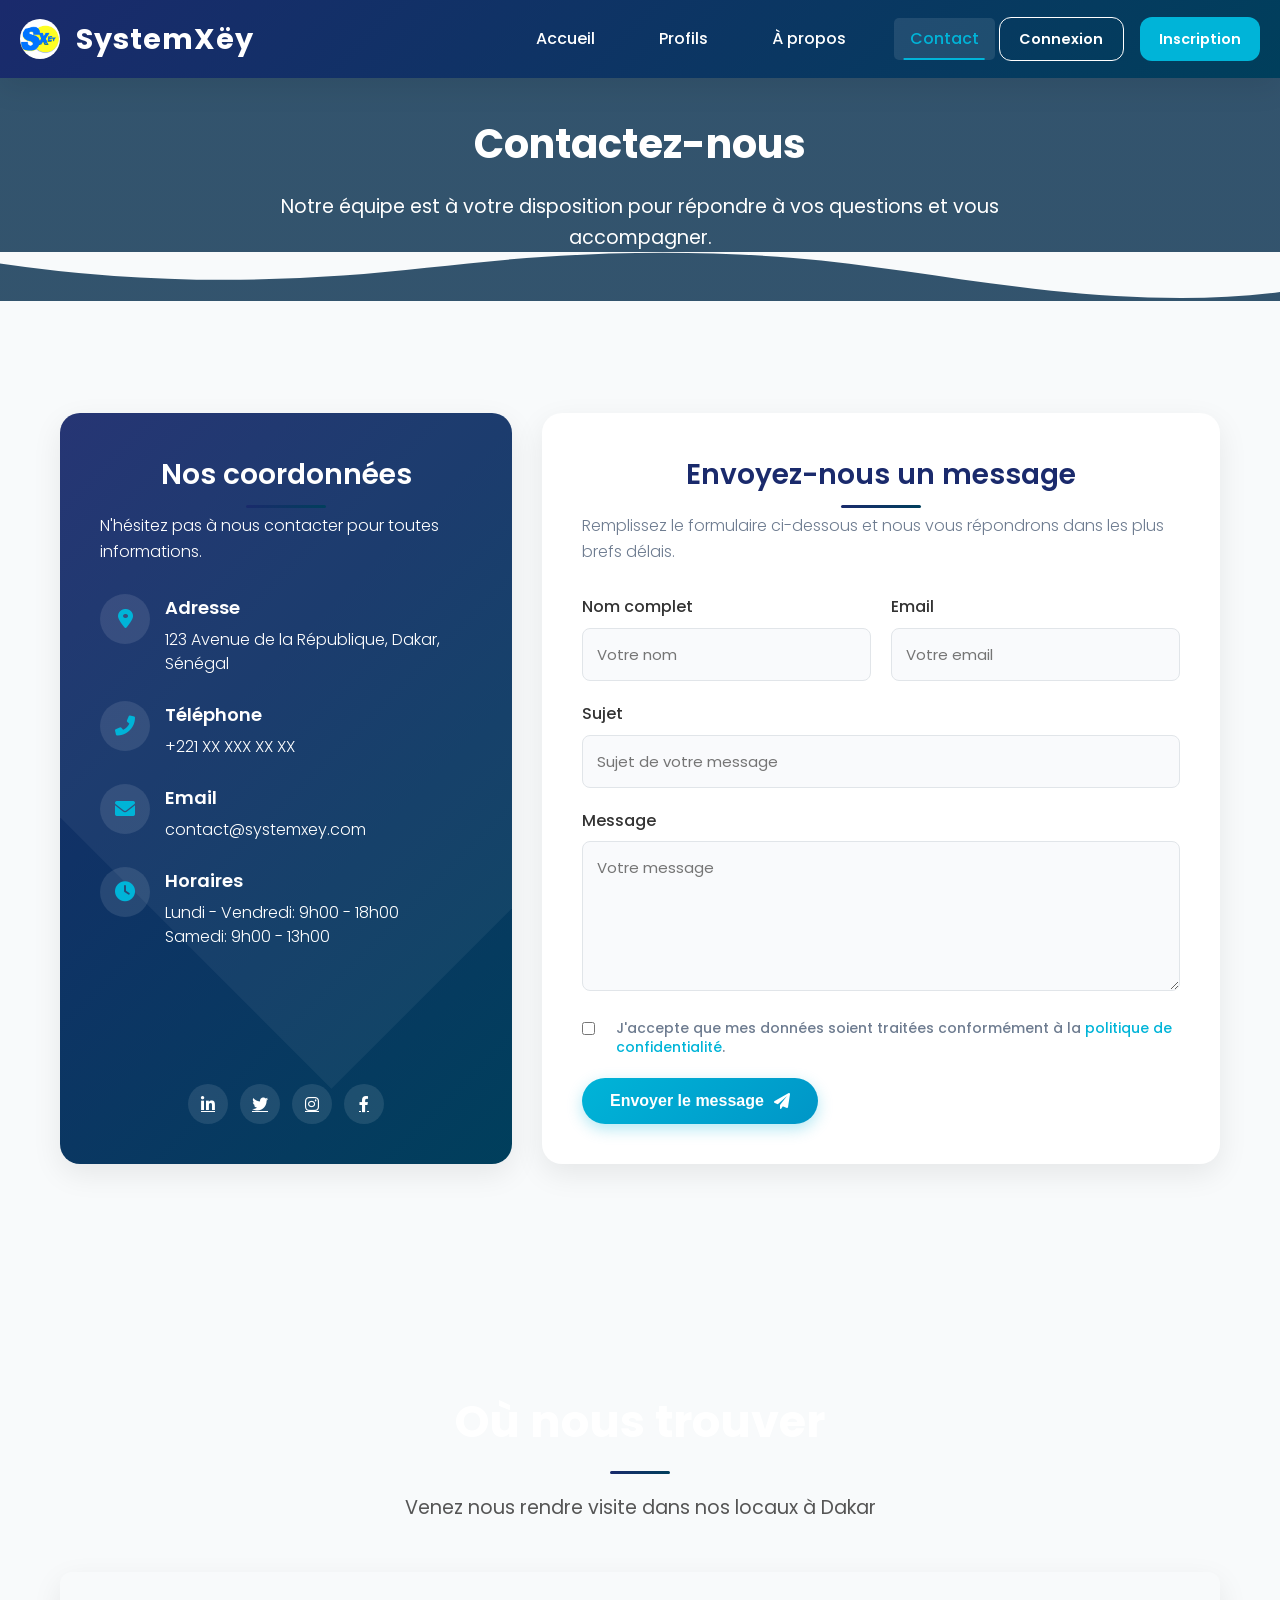
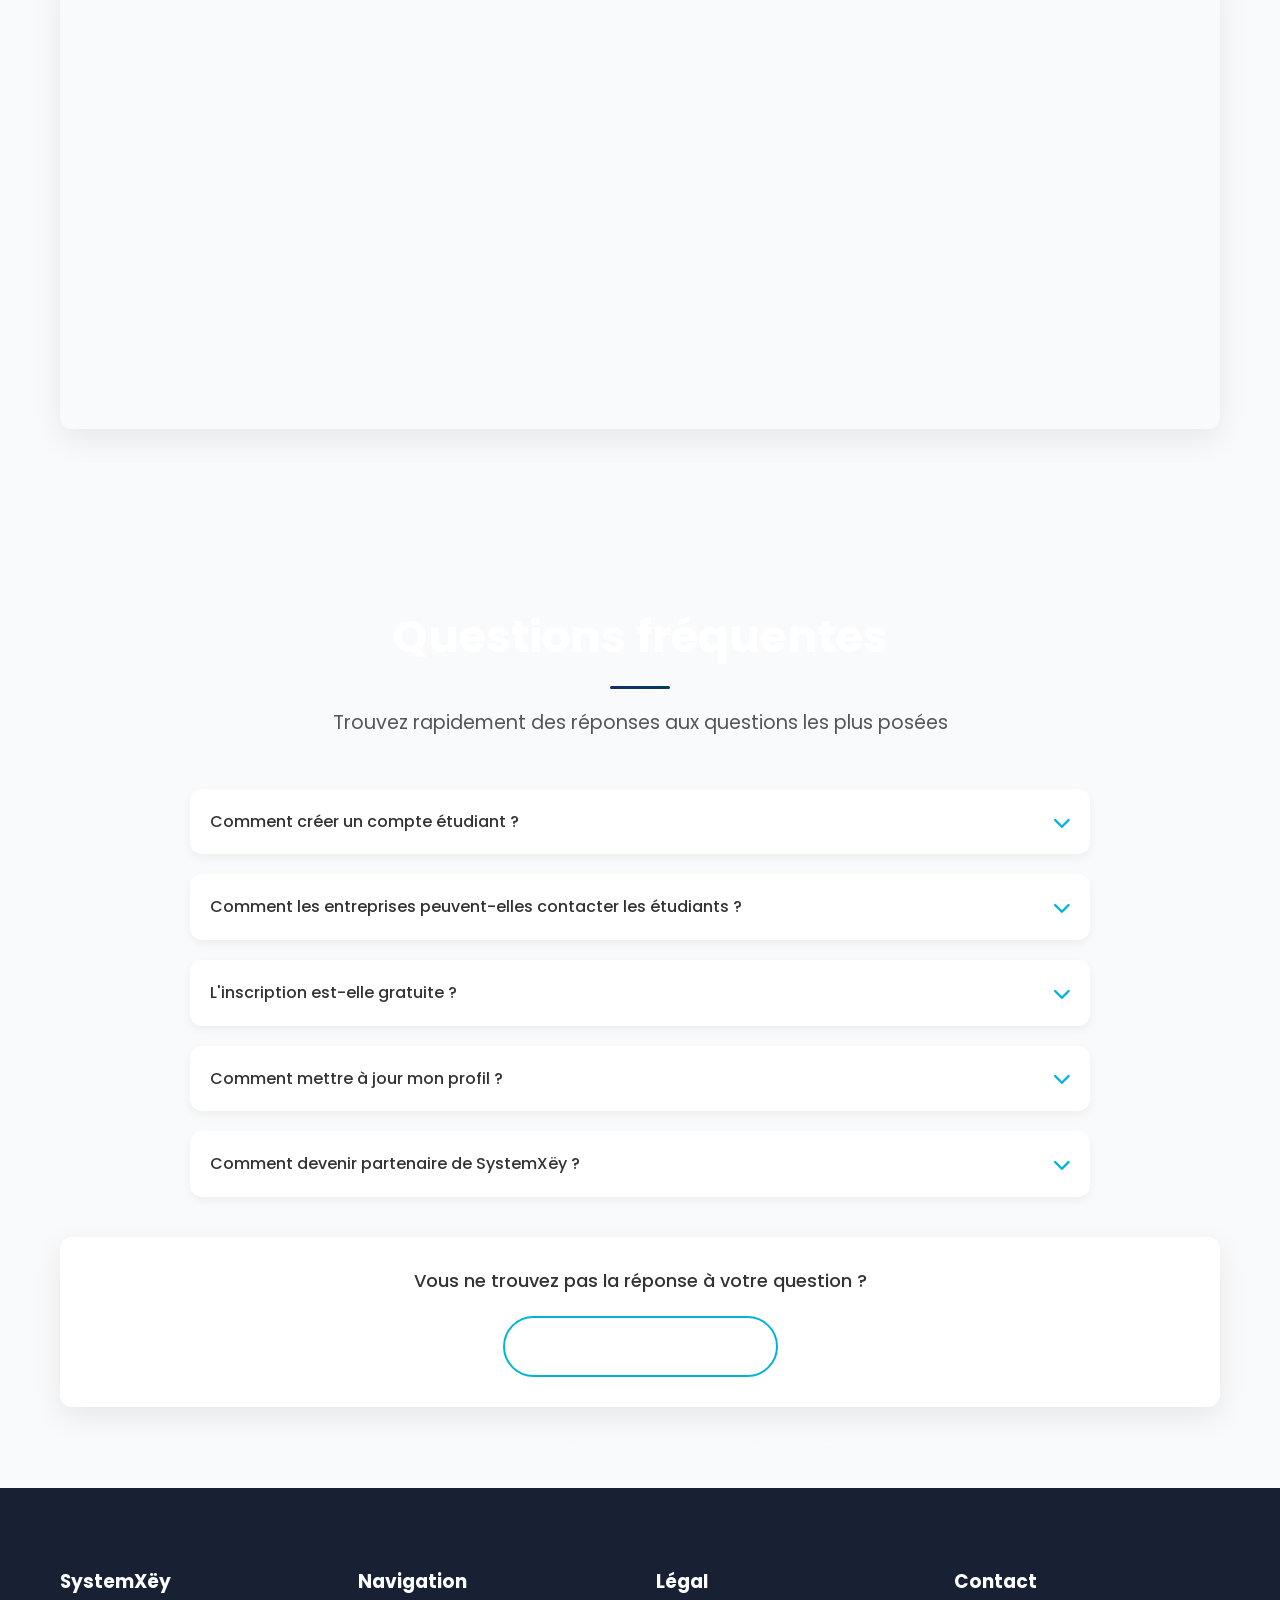
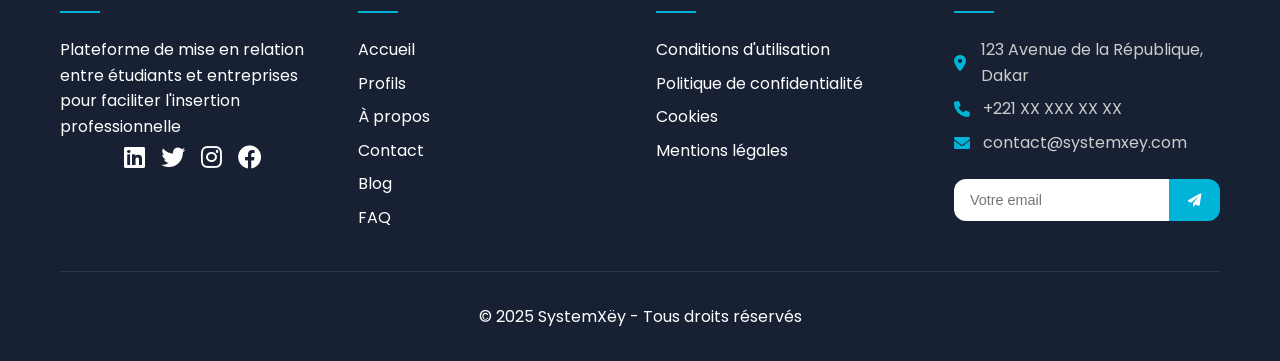
<file: contact.html>
<!DOCTYPE html>
<html lang="fr">
<head>
  <meta charset="UTF-8" />
  <meta name="viewport" content="width=device-width, initial-scale=1.0" />
  <title>SystemXëy | Contact</title>
  <link rel="stylesheet" href="style.css" />
  <link rel="stylesheet" href="https://cdnjs.cloudflare.com/ajax/libs/font-awesome/6.0.0/css/all.min.css">
  <link rel="preconnect" href="https://fonts.googleapis.com">
  <link rel="preconnect" href="https://fonts.gstatic.com" crossorigin>
  <link href="https://fonts.googleapis.com/css2?family=Poppins:wght@300;400;500;600;700&display=swap" rel="stylesheet">
</head>
<body>
  <header>
    <div class="container">
      <div class="logo">
        <img src="images/sxeylogo.jpg" alt="Logo SystemXëy">
        <h1>SystemXëy</h1>
      </div>
      <button class="menu-toggle" aria-label="Menu">
        <i class="fas fa-bars"></i>
      </button>
      <nav>
        <a href="index.html">Accueil</a>
        <a href="profils.html">Profils</a>
        <a href="about.html">À propos</a>
        <a href="contact.html" class="active">Contact</a>
      </nav>
      <div class="auth-buttons">
        <a href="login.html" class="btn-login">Connexion</a>
        <a href="register-recruteur.html" class="btn-signup">Inscription</a>
      </div>
    </div>
  </header>

  <section class="page-banner">
    <div class="container">
      <h1>Contactez-nous</h1>
      <p>Notre équipe est à votre disposition pour répondre à vos questions et vous accompagner.</p>
    </div>
    <div class="wave-divider">
      <svg data-name="Layer 1" xmlns="http://www.w3.org/2000/svg" viewBox="0 0 1200 120" preserveAspectRatio="none">
        <path d="M321.39,56.44c58-10.79,114.16-30.13,172-41.86,82.39-16.72,168.19-17.73,250.45-.39C823.78,31,906.67,72,985.66,92.83c70.05,18.48,146.53,26.09,214.34,3V0H0V27.35A600.21,600.21,0,0,0,321.39,56.44Z" class="shape-fill"></path>
      </svg>
    </div>
  </section>

  <section class="contact-section">
    <div class="container">
      <div class="contact-grid">
        <div class="contact-info-card">
          <h2>Nos coordonnées</h2>
          <p>N'hésitez pas à nous contacter pour toutes informations.</p>
          
          <div class="info-item">
            <div class="info-icon">
              <i class="fas fa-map-marker-alt"></i>
            </div>
            <div class="info-content">
              <h3>Adresse</h3>
              <p>123 Avenue de la République, Dakar, Sénégal</p>
            </div>
          </div>
          
          <div class="info-item">
            <div class="info-icon">
              <i class="fas fa-phone-alt"></i>
            </div>
            <div class="info-content">
              <h3>Téléphone</h3>
              <p>+221 XX XXX XX XX</p>
            </div>
          </div>
          
          <div class="info-item">
            <div class="info-icon">
              <i class="fas fa-envelope"></i>
            </div>
            <div class="info-content">
              <h3>Email</h3>
              <p>contact@systemxey.com</p>
            </div>
          </div>
          
          <div class="info-item">
            <div class="info-icon">
              <i class="fas fa-clock"></i>
            </div>
            <div class="info-content">
              <h3>Horaires</h3>
              <p>Lundi - Vendredi: 9h00 - 18h00</p>
              <p>Samedi: 9h00 - 13h00</p>
            </div>
          </div>
          
          <div class="social-links">
            <a href="#" class="social-link" aria-label="LinkedIn">
              <i class="fab fa-linkedin-in"></i>
            </a>
            <a href="#" class="social-link" aria-label="Twitter">
              <i class="fab fa-twitter"></i>
            </a>
            <a href="#" class="social-link" aria-label="Instagram">
              <i class="fab fa-instagram"></i>
            </a>
            <a href="#" class="social-link" aria-label="Facebook">
              <i class="fab fa-facebook-f"></i>
            </a>
          </div>
        </div>
        
        <div class="contact-form-card">
          <h2>Envoyez-nous un message</h2>
          <p>Remplissez le formulaire ci-dessous et nous vous répondrons dans les plus brefs délais.</p>
          
          <form action="#" method="post" class="contact-form">
            <div class="form-row">
              <div class="form-group">
                <label for="nom">Nom complet</label>
                <input type="text" id="nom" name="nom" placeholder="Votre nom" required>
              </div>
              
              <div class="form-group">
                <label for="email">Email</label>
                <input type="email" id="email" name="email" placeholder="Votre email" required>
              </div>
            </div>
            
            <div class="form-group">
              <label for="sujet">Sujet</label>
              <input type="text" id="sujet" name="sujet" placeholder="Sujet de votre message" required>
            </div>
            
            <div class="form-group">
              <label for="message">Message</label>
              <textarea id="message" name="message" rows="6" placeholder="Votre message" required></textarea>
            </div>
            
            <div class="form-group checkbox-group">
              <input type="checkbox" id="privacy" name="privacy" required>
              <label for="privacy">J'accepte que mes données soient traitées conformément à la <a href="#">politique de confidentialité</a>.</label>
            </div>
            
            <button type="submit" class="btn-primary">
              <span>Envoyer le message</span>
              <i class="fas fa-paper-plane"></i>
            </button>
          </form>
        </div>
      </div>
    </div>
  </section>

  <section class="map-section">
    <div class="container">
      <div class="section-header">
        <h2>Où nous trouver</h2>
        <p>Venez nous rendre visite dans nos locaux à Dakar</p>
      </div>
      <div class="map-container">
        <div class="map-frame">
          <iframe 
            src="https://www.google.com/maps/embed?pb=!1m18!1m12!1m3!1d123488.53344654528!2d-17.544250005!3d14.716463499999999!2m3!1f0!2f0!3f0!3m2!1i1024!2i768!4f13.1!3m3!1m2!1s0xec172f5b3c5bb71%3A0xb17c17d92d5db21f!2sDakar%2C%20S%C3%A9n%C3%A9gal!5e0!3m2!1sfr!2sfr!4v1631516817974!5m2!1sfr!2sfr"
            width="100%" 
            height="450" 
            style="border:0;" 
            allowfullscreen="" 
            loading="lazy"
            title="Carte Google Maps montrant notre emplacement">
          </iframe>
        </div>
      </div>
    </div>
  </section>

  <section class="faq-section">
    <div class="container">
      <div class="section-header">
        <h2>Questions fréquentes</h2>
        <p>Trouvez rapidement des réponses aux questions les plus posées</p>
      </div>
      
      <div class="faq-container">
        <div class="faq-item">
          <input type="checkbox" id="faq-1" class="faq-toggle">
          <label for="faq-1" class="faq-header">
            <span>Comment créer un compte étudiant ?</span>
            <i class="fas fa-chevron-down"></i>
          </label>
          <div class="faq-content">
            <p>Pour créer un compte étudiant, cliquez sur le bouton "Inscription" en haut à droite de la page d'accueil, puis sélectionnez "Je suis étudiant". Remplissez ensuite le formulaire avec vos informations personnelles et académiques.</p>
          </div>
        </div>
        
        <div class="faq-item">
          <input type="checkbox" id="faq-2" class="faq-toggle">
          <label for="faq-2" class="faq-header">
            <span>Comment les entreprises peuvent-elles contacter les étudiants ?</span>
            <i class="fas fa-chevron-down"></i>
          </label>
          <div class="faq-content">
            <p>Les entreprises disposant d'un compte recruteur peuvent parcourir les profils des étudiants et les contacter directement via notre système de messagerie intégré. Elles peuvent également enregistrer des profils dans leurs favoris pour y revenir ultérieurement.</p>
          </div>
        </div>
        
        <div class="faq-item">
          <input type="checkbox" id="faq-3" class="faq-toggle">
          <label for="faq-3" class="faq-header">
            <span>L'inscription est-elle gratuite ?</span>
            <i class="fas fa-chevron-down"></i>
          </label>
          <div class="faq-content">
            <p>L'inscription est totalement gratuite pour les étudiants. Pour les recruteurs, nous proposons différentes formules d'abonnement adaptées aux besoins des entreprises de toutes tailles. Consultez notre page de tarification pour plus d'informations.</p>
          </div>
        </div>
        
        <div class="faq-item">
          <input type="checkbox" id="faq-4" class="faq-toggle">
          <label for="faq-4" class="faq-header">
            <span>Comment mettre à jour mon profil ?</span>
            <i class="fas fa-chevron-down"></i>
          </label>
          <div class="faq-content">
            <p>Une fois connecté à votre compte, accédez à votre tableau de bord et cliquez sur "Modifier mon profil". Vous pourrez alors mettre à jour vos informations personnelles, ajouter de nouveaux projets ou compétences, et modifier votre CV.</p>
          </div>
        </div>
        
        <div class="faq-item">
          <input type="checkbox" id="faq-5" class="faq-toggle">
          <label for="faq-5" class="faq-header">
            <span>Comment devenir partenaire de SystemXëy ?</span>
            <i class="fas fa-chevron-down"></i>
          </label>
          <div class="faq-content">
            <p>Nous sommes toujours à la recherche de nouveaux partenariats avec des universités, écoles et entreprises. Si vous souhaitez collaborer avec SystemXëy, veuillez nous contacter via le formulaire sur cette page en précisant votre proposition de partenariat.</p>
          </div>
        </div>
      </div>
      
      <div class="contact-cta">
        <p>Vous ne trouvez pas la réponse à votre question ?</p>
        <a href="#" class="btn-secondary">Contactez notre support</a>
      </div>
    </div>
    <div class="wave-divider">
      <svg data-name="Layer 1" xmlns="http://www.w3.org/2000/svg" viewBox="0 0 1200 120" preserveAspectRatio="none">
        <path d="M985.66,92.83C906.67,72,823.78,31,743.84,14.19c-82.26-17.34-168.06-16.33-250.45.39-57.84,11.73-114,31.07-172,41.86A600.21,600.21,0,0,1,0,27.35V120H1200V95.8C1132.19,118.92,1055.71,111.31,985.66,92.83Z" class="shape-fill"></path>
      </svg>
    </div>
  </section>

  <footer>
    <div class="container">
      <div class="footer-content">
        <div class="footer-section">
          <h3>SystemXëy</h3>
          <p>Plateforme de mise en relation entre étudiants et entreprises pour faciliter l'insertion professionnelle</p>
          <div class="social-links">
            <a href="#"><i class="fab fa-linkedin"></i></a>
            <a href="#"><i class="fab fa-twitter"></i></a>
            <a href="#"><i class="fab fa-instagram"></i></a>
            <a href="#"><i class="fab fa-facebook"></i></a>
          </div>
        </div>
        <div class="footer-section">
          <h3>Navigation</h3>
          <ul>
            <li><a href="index.html">Accueil</a></li>
            <li><a href="profils.html">Profils</a></li>
            <li><a href="about.html">À propos</a></li>
            <li><a href="contact.html">Contact</a></li>
            <li><a href="#">Blog</a></li>
            <li><a href="#">FAQ</a></li>
          </ul>
        </div>
        <div class="footer-section">
          <h3>Légal</h3>
          <ul>
            <li><a href="#">Conditions d'utilisation</a></li>
            <li><a href="#">Politique de confidentialité</a></li>
            <li><a href="#">Cookies</a></li>
            <li><a href="#">Mentions légales</a></li>
          </ul>
          </div>
        <div class="footer-section">
          <h3>Contact</h3>
          <ul class="contact-info">
            <li><i class="fas fa-map-marker-alt"></i> 123 Avenue de la République, Dakar</li>
            <li><i class="fas fa-phone"></i> +221 XX XXX XX XX</li>
            <li><i class="fas fa-envelope"></i> contact@systemxey.com</li>
          </ul>
          <form class="newsletter-form">
            <input type="email" placeholder="Votre email">
            <button type="submit"><i class="fas fa-paper-plane"></i></button>
          </form>
        </div>
      </div>
      <div class="footer-bottom">
        <p>&copy; 2025 SystemXëy - Tous droits réservés</p>
      </div>
    </div>
  </footer>

  <script>
    document.addEventListener('DOMContentLoaded', function() {
      // Menu mobile toggle
      const menuToggle = document.querySelector('.menu-toggle');
      const nav = document.querySelector('nav');
      
      if (menuToggle) {
        menuToggle.addEventListener('click', function() {
          nav.classList.toggle('active');
          
          // Change icon
          const icon = this.querySelector('i');
          if (icon.classList.contains('fa-bars')) {
            icon.classList.remove('fa-bars');
            icon.classList.add('fa-times');
          } else {
            icon.classList.remove('fa-times');
            icon.classList.add('fa-bars');
          }
        });
      }
    });
  </script>
</body>
</html>
</file>
<file: style.css>
* {
  margin: 0;
  padding: 0;
  box-sizing: border-box;
}

:root {
  --primary-color: #1a2a6c; /* Bleu profond */
  --secondary-color: #00b4d8; /* Cyan */
  --accent-color: #FC5185; /* Rose vif */
  --gradient-bg: linear-gradient(135deg, #1a2a6c 0%, #003f5c 100%);
  --card-gradient: linear-gradient(135deg, #f5f7fa 0%, #e9f0f7 100%);
  --text-color: #333;
  --text-light: #6e7c90;
  --white: #ffffff;
  --light-bg: #f8fafb;
  --dark-bg: #172133;
  --shadow: 0 10px 30px rgba(0,0,0,0.08);
  --hover-shadow: 0 15px 35px rgba(0,0,0,0.15);
  --border-radius: 12px;
  --border-radius-lg: 20px;
  --transition: all 0.3s cubic-bezier(0.25, 0.8, 0.25, 1);
}

body {
  font-family: 'Poppins', 'Segoe UI', Arial, sans-serif;
  line-height: 1.6;
  background-color: var(--light-bg);
  color: var(--text-color);
}

.container {
  width: 100%;
  max-width: 1200px;
  margin: 0 auto;
  padding: 0 20px;
}

/* Header */
header {
  background: var(--gradient-bg);
  color: var(--white);
  padding: 1rem 0;
  position: fixed;
  width: 100%;
  top: 0;
  z-index: 1000;
  box-shadow: var(--shadow);
}

header .container {
  display: flex;
  justify-content: space-between;
  align-items: center;
  position: relative;
  padding: 0 20px;
  max-width: 1400px;
  margin: 0 auto;
}

/* Logo */
.logo {
  display: flex;
  align-items: center;
  gap: 1rem;
  z-index: 10;
  flex-shrink: 0;
}

.logo img {
  width: 40px;
  height: 40px;
  border-radius: 50%;
}

header h1 {
  font-size: 1.8rem;
  font-weight: 700;
  letter-spacing: 1px;
  margin: 0;
  white-space: nowrap;
}

/* Navigation */
nav {
  display: flex;
  align-items: center;
  gap: 2rem;
  margin: 0 auto;
  position: relative;
  z-index: 5;
  flex-grow: 1;
  justify-content: center;
  transition: all 0.3s ease;
}

nav a {
  color: var(--white);
  text-decoration: none;
  font-weight: 500;
  padding: 0.5rem 1rem;
  border-radius: 5px;
  transition: all 0.3s ease;
  white-space: nowrap;
  position: relative;
}

nav a:hover {
  color: var(--secondary-color);
  background-color: rgba(255, 255, 255, 0.1);
}

nav a::after {
  content: '';
  position: absolute;
  bottom: 0;
  left: 50%;
  width: 0;
  height: 2px;
  background-color: var(--secondary-color);
  transition: all 0.3s ease;
  transform: translateX(-50%);
}

nav a:hover::after {
  width: 100%;
}

/* Menu mobile */
.menu-toggle {
  display: none;
  background: none;
  border: none;
  color: var(--white);
  font-size: 1.5rem;
  cursor: pointer;
  padding: 0.5rem;
  z-index: 1001;
  transition: transform 0.3s ease;
}

.menu-toggle:hover {
  transform: scale(1.1);
}

/* Auth buttons */
.auth-buttons {
  display: flex;
  gap: 0.8rem;
  z-index: 10;
  flex-shrink: 0;
}

.btn-login, .btn-signup {
  white-space: nowrap;
  padding: 0.5rem 0.8rem;
  border-radius: 5px;
  text-decoration: none;
  transition: all 0.3s ease;
  font-size: 0.9rem;
}

.btn-login {
  color: var(--white);
  background-color: transparent;
  border: 1px solid var(--white);
}

.btn-signup {
  color: var(--white);
  background-color: var(--secondary-color);
  border: none;
}

.btn-login:hover, .btn-signup:hover {
  transform: translateY(-2px);
  box-shadow: 0 4px 12px rgba(0, 0, 0, 0.15);
}

/* Media queries pour la navbar */
@media (max-width: 1200px) {
  nav {
    gap: 1.5rem;
  }
  
  nav a {
    padding: 0.5rem 0.8rem;
    font-size: 0.95rem;
  }
}

@media (max-width: 992px) {
  header .container {
    padding: 0 15px;
  }

  nav {
    gap: 0.8rem;
    margin: 0 1rem;
  }

  nav a {
    padding: 0.4rem 0.6rem;
    font-size: 0.85rem;
  }

  .auth-buttons {
    gap: 0.5rem;
  }

  .btn-login, .btn-signup {
    padding: 0.4rem 0.6rem;
    font-size: 0.85rem;
  }

  .logo img {
    width: 35px;
    height: 35px;
  }

  header h1 {
    font-size: 1.5rem;
  }
}

/* Spécifique pour iPad Air et tablettes similaires */
@media (min-width: 768px) and (max-width: 820px) {
  header .container {
    padding: 0 10px;
    justify-content: flex-start;
  }

  .logo {
    display: flex;
    margin-right: 1rem;
  }

  header h1 {
    display: none;
  }

  .logo img {
    width: 30px;
    height: 30px;
  }

  nav {
    position: static;
    display: flex;
    flex-direction: row;
    gap: 0.5rem;
    margin: 0;
    width: auto;
    justify-content: flex-start;
    margin-left: 0;
  }

  nav a {
    padding: 0.3rem 0.5rem;
    font-size: 0.8rem;
    white-space: nowrap;
  }

  .auth-buttons {
    gap: 0.3rem;
    margin-left: auto;
  }

  .btn-login, .btn-signup {
    padding: 0.3rem 0.5rem;
    font-size: 0.8rem;
    white-space: nowrap;
  }

  .menu-toggle {
    display: none;
  }
}

@media (max-width: 768px) {
  header {
    padding: 0.8rem 0;
  }

  .logo {
    display: none;
  }

  header h1 {
    display: none;
  }

  .menu-toggle {
    display: block;
    background: none;
    border: none;
    color: var(--white);
    font-size: 1.5rem;
    cursor: pointer;
    padding: 0.5rem;
    z-index: 1001;
    transition: transform 0.3s ease;
    margin-right: auto;
  }

  nav {
    display: none;
    position: fixed;
    top: 70px;
    left: 0;
    right: 0;
    background-color: var(--primary-color);
    box-shadow: 0 5px 10px rgba(0,0,0,0.2);
    padding: 1rem;
    flex-direction: column;
    z-index: 1000;
    width: 100%;
    margin: 0;
    opacity: 0;
    transform: translateY(-10px);
    transition: all 0.3s ease;
  }

  nav.active {
    display: flex;
    opacity: 1;
    transform: translateY(0);
  }

  nav a {
    width: 100%;
    text-align: center;
    padding: 0.8rem;
    margin: 0.2rem 0;
  }

  .auth-buttons {
    position: static;
    gap: 0.5rem;
    margin-left: auto;
  }
}

@media (max-width: 480px) {
  .auth-buttons {
    gap: 0.3rem;
  }
  
  .btn-login, .btn-signup {
    padding: 0.3rem 0.6rem;
    font-size: 0.8rem;
  }

  .menu-toggle {
    font-size: 1.3rem;
    padding: 0.4rem;
  }
}

/* Hero Section */
.hero {
  background: var(--gradient-bg);
  color: var(--white);
  position: relative;
  overflow: hidden;
  padding: 4rem 0;
  min-height: 600px;
}

.hero::before {
  content: '';
  position: absolute;
  top: 0;
  left: 0;
  width: 100%;
  height: 100%;
  background: url('https://source.unsplash.com/random/1600x900/?tech,student,abstract') center/cover no-repeat;
  opacity: 0.15;
  z-index: 0;
}

.hero .container {
  position: relative;
  z-index: 2;
}

.hero-image {
  position: relative;
  overflow: hidden;
  border-radius: var(--border-radius-lg);
  box-shadow: var(--hover-shadow);
  transform: perspective(1000px) rotateY(-5deg);
  transition: var(--transition);
}

.hero-image:hover {
  transform: perspective(1000px) rotateY(0deg);
}

.hero-image img {
  border-radius: var(--border-radius-lg);
  transition: transform 0.7s ease;
}

.hero-image::after {
  content: '';
  position: absolute;
  top: 0;
  left: 0;
  width: 100%;
  height: 100%;
  background: linear-gradient(135deg, rgba(0,180,216,0.2) 0%, rgba(26,42,108,0.1) 100%);
  border-radius: var(--border-radius-lg);
}

.hero-content {
  max-width: 400px;
  margin: 0 auto;
  text-align: center;
  padding: 130px 0; /* Réduit l'espacement vertical */
}

.hero-text {
  animation: fadeInUp 1s ease-out;
}

.hero h2 {
  font-size: 2.8rem; /* Légèrement plus petit */
  margin-bottom: 1rem; /* Moins d'espace en bas */
  font-weight: 700;
  text-shadow: 2px 2px 4px rgba(0,0,0,0.3);
  line-height: 1.2;
}

.hero p {
  font-size: 1.1rem; /* Légèrement plus petit */
  margin-bottom: 2rem;
  opacity: 0.9;
}

/* Version horizontale de la section hero */
.hero .container {
  display: grid;
  grid-template-columns: 1fr 1fr;
  gap: 2rem;
  align-items: center;
  padding-top: 2rem; /* Moins d'espace en haut */
  padding-bottom: 2rem; /* Moins d'espace en bas */
}

.hero h1 {
  font-size: 2.8rem; /* Réduire taille texte */
  line-height: 1.2;
  margin-bottom: 1rem; /* Moins d'espace en bas */
}

.cta-buttons {
  display: flex;
  flex-direction: row; /* Changer de column à row pour l'alignement horizontal */
  gap: 1.5rem;
  justify-content: center; /* Centrer les boutons horizontalement */
  margin: 0 auto;
  max-width: 600px; /* Augmenter la largeur maximale pour accommoder les boutons côte à côte */
}

.cta-button {
  display: flex;
  align-items: center;
  gap: 1rem;
  background-color: var(--secondary-color);
  color: var(--white);
  padding: 1.2rem 2.5rem;
  text-decoration: none;
  border-radius: 30px;
  font-weight: 600;
  transition: all 0.3s ease;
  box-shadow: var(--shadow);
  text-align: center;
}

.cta-button.primary {
  background-color: var(--secondary-color);
}

.cta-button.secondary {
  background-color: rgba(255, 255, 255, 0.1);
  color: var(--white);
}

.cta-button:hover {
  transform: translateY(-2px);
  box-shadow: 0 5px 15px rgba(0,0,0,0.2);
}

.cta-button i {
  font-size: 1.2rem;
}

/* Features Section Styles */
/* ==================== */
.features {
  padding: 80px 0;
  background-color: var(--background-color);
}

.features h2 {
  text-align: center;
  color: var(--primary-color);
  margin-bottom: 4rem;
  font-size: 2.5rem;
  font-weight: 700;
  letter-spacing: 1px;
  position: relative;
  padding-bottom: 1rem;
}

.features h2::after {
  content: '';
  position: absolute;
  bottom: 0;
  left: 50%;
  transform: translateX(-50%);
  width: 60px;
  height: 3px;
  background-color: var(--secondary-color);
  border-radius: 2px;
}

.features-grid {
  display: grid;
  grid-template-columns: repeat(3, 1fr);
  gap: 2rem;
  max-width: 1200px;
  margin: 0 auto;
  padding: 0 1rem;
}

.feature-card {
  background: var(--white);
  padding: 2.5rem;
  border-radius: var(--border-radius);
  text-align: center;
  transition: var(--transition);
  box-shadow: var(--shadow);
  position: relative;
  overflow: hidden;
  border: 1px solid rgba(230, 235, 240, 0.8);
  height: 100%;
}

.feature-card:hover {
  transform: translateY(-10px);
  box-shadow: var(--hover-shadow);
}

.feature-card::before {
  content: '';
  position: absolute;
  top: 0;
  left: 0;
  right: 0;
  height: 4px;
  background: linear-gradient(90deg, var(--secondary-color), var(--accent-color));
  transform: scaleX(0);
  transform-origin: left;
  transition: transform 0.5s ease;
}

.feature-card:hover::before {
  transform: scaleX(1);
}

.feature-card i {
  font-size: 2.5rem;
  color: var(--white);
  background: linear-gradient(135deg, var(--secondary-color) 0%, var(--accent-color) 100%);
  width: 80px;
  height: 80px;
  border-radius: 50%;
  display: flex;
  align-items: center;
  justify-content: center;
  margin: 0 auto 1.5rem;
  box-shadow: 0 10px 20px rgba(0,180,216,0.2);
}

.feature-card h3 {
  color: var(--primary-color);
  margin-bottom: 1rem;
  font-size: 1.5rem;
  position: relative;
}

.feature-card h3::after {
  content: '';
  position: absolute;
  bottom: -5px;
  left: 50%;
  transform: translateX(-50%);
  width: 40px;
  height: 2px;
  background-color: var(--secondary-color);
}

.feature-card p {
  color: #666;
  line-height: 1.6;
  font-size: 1.1rem;
  padding: 0 1rem;
  flex: 1;
}

/* Profils Section Styles */
/* ==================== */
.profil-section {
  padding: 80px 0;
  background-color: var(--white);
  display: block;
}

/* Styles pour la section profils */
.profil-container {
  max-width: 1200px;
  margin: 0 auto;
  padding: 0 20px;
}

.profil-section h2 {
    grid-template-columns: 1fr;
  }

nav a.active {
  color: var(--secondary-color);
  background-color: rgba(255, 255, 255, 0.1);
  position: relative;
}

nav a.active::after {
  content: '';
  position: absolute;
  bottom: 0;
  left: 50%;
  width: 80%;
  height: 2px;
  background-color: var(--secondary-color);
  transform: translateX(-50%);
}

/* Responsive Design pour les valeurs */
@media (max-width: 1024px) {
  .features-grid {
    grid-template-columns: repeat(2, 1fr);
  }
}

@media (max-width: 768px) {
  .features-grid {
    grid-template-columns: 1fr;
  }
  
  .feature-card {
    padding: 2rem;
  }
}

.feature-card {
  background: var(--white);
  padding: 2rem;
  border-radius: 15px;
  text-align: center;
  transition: transform 0.3s ease;
  box-shadow: var(--shadow);
}

.feature-card:hover {
  transform: translateY(-5px);
}

.feature-card i {
  font-size: 2.5rem;
  color: var(--secondary-color);
  margin-bottom: 1.5rem;
}

.feature-card h3 {
  color: var(--primary-color);
  margin-bottom: 1rem;
}

/* CTA Buttons */
.cta-buttons {
  display: flex;
  gap: 1rem;
  justify-content: center;
  margin-top: 2rem;
}

.cta-button.secondary {
  background-color: transparent;
  border: 2px solid var(--secondary-color);
  color: white;
}

.cta-button.secondary:hover {
  background-color: var(--secondary-color);
  color: var(--white);
}

/* Footer */
footer {
  background: var(--dark-bg);
  color: var(--white);
  padding: 5rem 0 2rem;
}

.footer-content {
  display: grid;
  grid-template-columns: repeat(auto-fit, minmax(250px, 1fr));
  gap: 2rem;
  margin-bottom: 2rem;
}

.footer-section h3 {
  position: relative;
  padding-bottom: 1rem;
  margin-bottom: 1.5rem;
}

.footer-section h3::after {
  content: '';
  position: absolute;
  bottom: 0;
  left: 0;
  width: 40px;
  height: 2px;
  background: var(--secondary-color);
}

.footer-section ul {
  list-style: none;
}

.footer-section ul li {
  margin-bottom: 0.5rem;
}

.footer-section a {
  color: var(--white);
  text-decoration: none;
  transition: color 0.3s ease;
}

.footer-section a:hover {
  color: var(--secondary-color);
}

.social-links {
  display: flex;
  gap: 1rem;
  justify-content: center;
}

.social-links a {
  font-size: 1.5rem;
  transition: color 0.3s ease;
}

.social-links a:hover {
  color: var(--secondary-color);
}

.footer-bottom {
  text-align: center;
  padding-top: 2rem;
  border-top: 1px solid rgba(255, 255, 255, 0.1);
}

/* Responsive Design */
@media (max-width: 768px) {
  .hero h2 {
    font-size: 2.5rem;
  }
  
  .profil-card {
    padding: 1.5rem;
  }
  
  nav {
    flex-direction: column;
    gap: 1rem;
  }
  
  .cta-buttons {
    flex-direction: column;
  }
}

/* Animations */
@keyframes fadeIn {
  from {
    opacity: 0;
    transform: translateY(20px);
  }
  to {
    opacity: 1;
    transform: translateY(0);
  }
}

@keyframes float {
  0% {
    transform: translateY(0px);
  }
  50% {
    transform: translateY(-10px);
  }
  100% {
    transform: translateY(0px);
  }
}

@keyframes slideIn {
  from {
    transform: translateX(-100%);
    opacity: 0;
  }
  to {
    transform: translateX(0);
    opacity: 1;
  }
}

.profil-card, .feature-card {
  animation: fadeIn 0.6s ease-out forwards;
}

.profil-card:nth-child(2n), .feature-card:nth-child(2n) {
  animation-delay: 0.2s;
}

.profil-card:nth-child(3n), .feature-card:nth-child(3n) {
  animation-delay: 0.4s;
}

/* Effets de survol améliorés */
.profil-card:hover {
  transform: translateY(-10px) scale(1.02);
  box-shadow: 0 10px 30px rgba(0,0,0,0.2);
  transition: all 0.3s cubic-bezier(0.4, 0, 0.2, 1);
}

.feature-card:hover {
  transform: translateY(-5px);
  box-shadow: 0 5px 15px rgba(0,0,0,0.15);
  transition: all 0.3s cubic-bezier(0.4, 0, 0.2, 1);
}

/* Effet de parallaxe sur l'image de fond */
.hero {
  background: linear-gradient(rgba(1, 42, 74, 0.7), rgba(1, 42, 74, 0.7)), url('https://images.unsplash.com/photo-1503676260728-1c00da094a0b?ixlib=rb-4.0.3&ixid=MnwxMjA3fDB8MHxwaG90by1wYWdlfHx8fGVufDB8fHx8&auto=format&fit=crop&w=1920&q=80') center/cover;
  min-height: 800px;
  position: relative;
  overflow: hidden;
}

.hero::before {
  content: '';
  position: absolute;
  top: 0;
  left: 0;
  right: 0;
  bottom: 0;
  background: linear-gradient(135deg, rgba(1, 42, 74, 0.7) 0%, rgba(0, 180, 216, 0.7) 100%);
  z-index: 1;
}

.hero-content {
  position: relative;
  z-index: 2;
  padding: 250px 0;
  text-align: center;
}

.hero-content h2 {
  font-size: 3.5rem;
  margin-bottom: 1.5rem;
  text-shadow: 2px 2px 4px rgba(0, 0, 0, 0.3);
}

.hero-content p {
  font-size: 1.2rem;
  margin-bottom: 2.5rem;
  max-width: 600px;
  margin-left: auto;
  margin-right: auto;
  color: rgba(255, 255, 255, 0.9);
}

.cta-buttons {
  display: flex;
  gap: 1.5rem;
  justify-content: center;
  flex-wrap: wrap;
}

.cta-button {
  min-width: 200px;
  text-align: center;
  padding: 1rem 2rem;
  font-size: 1.1rem;
  display: flex;
  align-items: center;
  justify-content: center;
  gap: 0.5rem;
}

.cta-button i {
  font-size: 1.2rem;
  transition: transform 0.3s ease;
}

.cta-button:hover i {
  transform: scale(1.2);
}

/* Effet de flottaison sur les icônes */
.feature-card i {
  animation: float 3s ease-in-out infinite;
}

.feature-card:nth-child(1) i {
  animation-delay: 0s;
}

.feature-card:nth-child(2) i {
  animation-delay: 0.2s;
}

.feature-card:nth-child(3) i {
  animation-delay: 0.4s;
}

/* Effet de défilement */
.cta-button {
  position: relative;
  overflow: hidden;
}

.cta-button::after {
  content: '';
  position: absolute;
  bottom: 0;
  left: 0;
  width: 100%;
  height: 2px;
  background: linear-gradient(to right, transparent, var(--secondary-color), transparent);
  transform: translateX(-100%);
  transition: transform 0.3s ease;
}

.cta-button:hover::after {
  transform: translateX(100%);
}

/* Effet de survol sur les liens */
nav a {
  position: relative;
  overflow: hidden;
}

nav a::after {
  content: '';
  position: absolute;
  bottom: 0;
  left: 0;
  width: 0;
  height: 2px;
  background-color: var(--secondary-color);
  transition: width 0.3s ease;
}

nav a:hover::after {
  width: 100%;
}

.profil-card p {
  font-size: 0.95rem;
  color: #555;
  margin-bottom: 10px;
}

.profil-card a {
  text-decoration: none;
  color: #00b4d8;
  font-weight: bold;
}

/* Ajout de styles pour la page profils */

/* Page Banner */
.page-banner {
  background: linear-gradient(rgba(1, 42, 74, 0.8), rgba(1, 42, 74, 0.8)), url('https://source.unsplash.com/1600x400/?students,graduation') center/cover no-repeat;
  color: var(--white);
  padding: 7rem 0 3rem;
  text-align: center;
  margin-bottom: 2rem;
}

.page-banner h1 {
  font-size: 2.5rem;
  margin-bottom: 1rem;
  font-weight: 700;
}

.page-banner p {
  font-size: 1.2rem;
  max-width: 800px;
  margin: 0 auto;
}

/* Filter Container */
.filter-container {
  background-color: var(--white);
  border-radius: var(--border-radius);
  padding: 1.5rem;
  margin-bottom: 2rem;
  box-shadow: var(--shadow);
}

.search-bar {
  display: flex;
  margin-bottom: 1.5rem;
}

.search-bar input {
  flex: 1;
  padding: 0.8rem 1rem;
  border: 1px solid #ddd;
  border-radius: var(--border-radius) 0 0 var(--border-radius);
  font-size: 1rem;
}

.search-bar button {
  background-color: var(--secondary-color);
  color: var(--white);
  border: none;
  padding: 0 1.5rem;
  border-radius: 0 var(--border-radius) var(--border-radius) 0;
  cursor: pointer;
  transition: background-color 0.3s ease;
}

.search-bar button:hover {
  background-color: #0096b7;
}

.filters {
  display: flex;
  flex-wrap: wrap;
  gap: 1.5rem;
}

.filter-group {
  flex: 1;
  min-width: 200px;
}

.filter-group label {
  display: block;
  margin-bottom: 0.5rem;
  font-weight: 600;
  color: var(--text-color);
}

.filter-group select {
  width: 100%;
  padding: 0.8rem;
  border: 1px solid #ddd;
  border-radius: var(--border-radius);
  background-color: var(--white);
  font-size: 1rem;
}

/* Profil Cards */
.profil-grid {
  display: grid;
  grid-template-columns: repeat(auto-fit, minmax(280px, 1fr));
  gap: 2rem;
  margin-bottom: 2.5rem;
  width: 100%;
  padding: 0 1rem;
}

.profil-grid::-webkit-scrollbar {
  height: 8px;
}

.profil-grid::-webkit-scrollbar-track {
  background: #f0f4f8;
  border-radius: 10px;
}

.profil-grid::-webkit-scrollbar-thumb {
  background-color: var(--secondary-color);
  border-radius: 10px;
}

.profil-card {
  background: var(--white);
  border-radius: var(--border-radius);
  overflow: hidden;
  box-shadow: var(--shadow);
  transition: var(--transition);
  border: 1px solid rgba(230, 235, 240, 0.8);
  height: 100%;
  display: flex;
  flex-direction: column;
  position: relative;
  z-index: 1;
  min-width: 280px;
  max-width: 100%;
}

.profil-card:hover {
  transform: translateY(-10px);
  box-shadow: var(--hover-shadow);
  border-color: var(--secondary-color);
}

.profil-header {
  background: var(--card-gradient);
  border-bottom: 1px solid rgba(230, 235, 240, 0.8);
}

.disponibilite {
  font-size: 0.8rem;
  font-weight: 600;
  padding: 0.4rem 1rem;
  border-radius: 30px;
  box-shadow: 0 3px 10px rgba(0,0,0,0.05);
}

.disponible {
  background: linear-gradient(120deg, #e6f7ee 0%, #d0f0e4 100%);
  color: #0d9f4f;
}

.bientot {
  background: linear-gradient(120deg, #fff6e6 0%, #ffedcc 100%);
  color: #f59e0b;
}

.futur {
  background: linear-gradient(120deg, #eff6ff 0%, #dce8fb 100%);
  color: #3b82f6;
}

.favorite {
  cursor: pointer;
  font-size: 1.2rem;
}

.favorite i {
  color: #aaa;
  transition: color 0.3s ease;
}

.favorite i.fas {
  color: #f59e0b;
}

.profil-card img {
  width: 100%;
  height: 200px;
  object-fit: cover;
  transition: var(--transition);
}

.profil-card:hover img {
  transform: scale(1.05);
}

.profil-info {
  padding: 1.5rem;
  flex: 1;
  display: flex;
  flex-direction: column;
}

.profil-info h3 {
  font-size: 1.5rem;
  margin-bottom: 0.5rem;
  color: var(--primary-color);
}

.profil-info .titre {
  color: var(--secondary-color);
  font-weight: 600;
  margin-bottom: 1rem;
}

.tags {
  display: flex;
  flex-wrap: wrap;
  gap: 0.5rem;
  margin-bottom: 1rem;
}

.tags span {
  background-color: #f0f4f8;
  color: var(--primary-color);
  font-size: 0.8rem;
  padding: 0.3rem 0.8rem;
  border-radius: 20px;
}

.description {
  font-size: 0.95rem;
  line-height: 1.5;
  margin-bottom: 1.5rem;
  flex: 1;
}

.profil-actions {
  display: flex;
  gap: 1rem;
  margin-top: auto;
}

.btn-profil, .btn-contact {
  flex: 1;
  display: inline-flex;
  align-items: center;
  justify-content: center;
  gap: 0.5rem;
  padding: 0.8rem;
  text-align: center;
  text-decoration: none;
  font-weight: 600;
  font-size: 0.9rem;
  border-radius: var(--border-radius);
  transition: all 0.3s ease;
}

.btn-profil {
  background-color: #f0f4f8;
  color: var(--primary-color);
}

.btn-contact {
  background-color: var(--secondary-color);
  color: var(--white);
}

.btn-profil:hover {
  background-color: #dde5f0;
}

.btn-contact:hover {
  background-color: #0096b7;
}

/* Pagination */
.pagination {
  display: flex;
  justify-content: center;
  align-items: center;
  margin: 2rem 0;
}

.page-link {
  display: inline-flex;
  align-items: center;
  justify-content: center;
  width: 40px;
  height: 40px;
  margin: 0 0.3rem;
  border-radius: 50%;
  text-decoration: none;
  color: var(--text-color);
  font-weight: 600;
  transition: all 0.3s ease;
}

.page-link.active {
  background-color: var(--secondary-color);
  color: var(--white);
}

.page-link:hover:not(.active) {
  background-color: #f0f4f8;
}

.page-dots {
  margin: 0 0.3rem;
}

.page-link.next {
  width: auto;
  padding: 0 15px;
}

/* Recruteur CTA */
.recruteur-cta {
  background-color: var(--primary-color);
  color: var(--white);
  padding: 2.5rem;
  border-radius: var(--border-radius);
  text-align: center;
  margin: 3rem 0;
}

.recruteur-cta h3 {
  font-size: 1.8rem;
  margin-bottom: 1rem;
}

.recruteur-cta p {
  max-width: 700px;
  margin: 0 auto 1.5rem;
  font-size: 1.1rem;
}

.btn-primary {
  display: inline-flex;
  align-items: center;
  justify-content: center;
  gap: 0.5rem;
  background: linear-gradient(135deg, var(--secondary-color) 0%, #0096c7 100%);
  color: var(--white);
  font-weight: 600;
  padding: 1rem 2rem;
  border-radius: 50px;
  text-decoration: none;
  transition: var(--transition);
  box-shadow: 0 5px 15px rgba(0, 180, 216, 0.3);
  border: none;
  display: inline-flex;
  align-items: center;
  justify-content: center;
  gap: 0.5rem;
}

.btn-primary:hover {
  box-shadow: 0 8px 20px rgba(0, 180, 216, 0.5);
  transform: translateY(-2px);
}

.btn-secondary {
  background: rgba(255, 255, 255, 0.1);
  backdrop-filter: blur(10px);
  border: 1px solid rgba(255, 255, 255, 0.2);
  color: white;
  font-weight: 600;
  padding: 1rem 2rem;
  border-radius: 50px;
  text-decoration: none;
  transition: var(--transition);
}

.btn-secondary:hover {
  background: rgba(255, 255, 255, 0.2);
  transform: translateY(-2px);
}

/* Responsive Styles */
@media (max-width: 768px) {
  .filter-group {
    min-width: 100%;
  }
  
  .profil-grid {
    grid-template-columns: 1fr;
  }
  
  .page-banner h1 {
    font-size: 2rem;
  }
  
  .page-banner p {
    font-size: 1rem;
  }
  
  .profil-actions {
    flex-direction: column;
  }
}

/* Style pour le hero sur la page d'accueil pour aligner avec le nouveau design */
.hero {
  padding: 7rem 0 5rem;
}

/* Animations pour les cartes de profil */
@keyframes fadeIn {
  from {
    opacity: 0;
    transform: translateY(20px);
  }
  to {
    opacity: 1;
    transform: translateY(0);
  }
}

.profil-card {
  animation: fadeIn 0.5s ease forwards;
}

.profil-card:nth-child(1) { animation-delay: 0.1s; }
.profil-card:nth-child(2) { animation-delay: 0.2s; }
.profil-card:nth-child(3) { animation-delay: 0.3s; }
.profil-card:nth-child(4) { animation-delay: 0.4s; }
.profil-card:nth-child(5) { animation-delay: 0.5s; }
.profil-card:nth-child(6) { animation-delay: 0.6s; }

/* Styles pour la page de détail du profil */

/* Navigation du profil */
.profil-nav {
  display: flex;
  justify-content: space-between;
  align-items: center;
  margin: 7rem 0 2rem;
}

.back-link {
  display: inline-flex;
  align-items: center;
  gap: 0.5rem;
  color: var(--primary-color);
  text-decoration: none;
  font-weight: 600;
  transition: color 0.3s ease;
}

.back-link:hover {
  color: var(--secondary-color);
}

.profil-actions-top {
  display: flex;
  gap: 1rem;
}

.btn-save, .btn-contact-student {
  display: inline-flex;
  align-items: center;
  justify-content: center;
  gap: 0.5rem;
  padding: 0.7rem 1.5rem;
  border: none;
  border-radius: var(--border-radius);
  font-weight: 600;
  font-size: 0.9rem;
  cursor: pointer;
  transition: all 0.3s ease;
}

.btn-save {
  background-color: #f0f4f8;
  color: var(--primary-color);
}

.btn-contact-student {
  background-color: var(--secondary-color);
  color: var(--white);
}

.btn-save:hover {
  background-color: #dde5f0;
}

.btn-contact-student:hover {
  background-color: #0096b7;
}

/* En-tête du profil */
.profil-hero {
  background-color: var(--white);
  border-radius: var(--border-radius);
  padding: 2rem;
  box-shadow: var(--shadow);
  margin-bottom: 2rem;
}

.profil-header-container {
  display: flex;
  gap: 2rem;
  align-items: center;
}

.profil-image {
  position: relative;
  flex-shrink: 0;
}

.profil-image img {
  width: 180px;
  height: 180px;
  object-fit: cover;
  border-radius: 50%;
  border: 5px solid var(--white);
  box-shadow: 0 5px 15px rgba(0, 0, 0, 0.1);
}

.profil-image .disponibilite {
  position: absolute;
  bottom: 0;
  left: 50%;
  transform: translateX(-50%);
  white-space: nowrap;
  box-shadow: 0 2px 5px rgba(0, 0, 0, 0.1);
}

.profil-header-info {
  flex: 1;
}

.profil-header-info h1 {
  font-size: 2.5rem;
  color: var(--primary-color);
  margin-bottom: 0.5rem;
}

.titre-principal {
  font-size: 1.3rem;
  color: var(--secondary-color);
  margin-bottom: 1.5rem;
  font-weight: 600;
}

.profil-metadata {
  display: flex;
  flex-wrap: wrap;
  gap: 1.5rem;
  margin-top: 1.5rem;
}

.metadata-item {
  display: flex;
  align-items: center;
  gap: 0.5rem;
}

.metadata-item i {
  color: var(--secondary-color);
}

/* Contenu du profil */
.profil-content {
  display: grid;
  grid-template-columns: 2fr 1fr;
  gap: 2rem;
}

.profil-main {
  display: flex;
  flex-direction: column;
  gap: 2rem;
}

/* Sections du profil */
.profil-section {
  background-color: var(--white);
  border-radius: var(--border-radius);
  padding: 2rem;
  box-shadow: var(--shadow);
}

.profil-section h2 {
  display: flex;
  align-items: center;
  gap: 0.7rem;
  color: var(--primary-color);
  font-size: 1.5rem;
  margin-bottom: 1.5rem;
  padding-bottom: 0.5rem;
  border-bottom: 2px solid #f0f4f8;
}

.profil-section h2 i {
  color: var(--secondary-color);
}

.profil-section p {
  line-height: 1.8;
  margin-bottom: 1rem;
}

/* Compétences */
.skills {
  display: flex;
  flex-direction: column;
  gap: 2rem;
}

.skill-category h3 {
  font-size: 1.2rem;
  margin-bottom: 1rem;
  color: var(--text-color);
}

.skill-bars {
  display: flex;
  flex-direction: column;
  gap: 1rem;
}

.skill-item {
  width: 100%;
}

.skill-info {
  display: flex;
  justify-content: space-between;
  margin-bottom: 0.5rem;
}

.skill-bar {
  height: 10px;
  background-color: #f0f4f8;
  border-radius: 5px;
  overflow: hidden;
}

.skill-level {
  height: 100%;
  background-color: var(--secondary-color);
  border-radius: 5px;
}

/* Timeline */
.timeline {
  position: relative;
  padding-left: 2rem;
}

.timeline::before {
  content: '';
  position: absolute;
  left: 7px;
  top: 0;
  height: 100%;
  width: 2px;
  background-color: #f0f4f8;
}

.timeline-item {
  position: relative;
  margin-bottom: 2rem;
}

.timeline-dot {
  position: absolute;
  left: -2rem;
  top: 5px;
  width: 16px;
  height: 16px;
  border-radius: 50%;
  background-color: var(--secondary-color);
  border: 3px solid var(--white);
  z-index: 1;
}

.timeline-date {
  color: var(--secondary-color);
  font-weight: 600;
  margin-bottom: 0.5rem;
}

.timeline-content h3 {
  font-size: 1.2rem;
  margin-bottom: 0.3rem;
  color: var(--primary-color);
}

.timeline-content h4 {
  font-size: 1rem;
  font-weight: normal;
  color: #666;
  margin-bottom: 0.7rem;
}

.timeline-content ul {
  margin-top: 0.5rem;
  padding-left: 1.5rem;
}

.timeline-content li {
  margin-bottom: 0.3rem;
}

/* Projets */
.projects-grid {
  display: grid;
  grid-template-columns: repeat(auto-fill, minmax(300px, 1fr));
  gap: 1.5rem;
}

.project-card {
  background-color: #f9fafb;
  border-radius: var(--border-radius);
  overflow: hidden;
  box-shadow: 0 3px 10px rgba(0,0,0,0.05);
  transition: transform 0.3s ease;
}

.project-card:hover {
  transform: translateY(-5px);
}

.project-card img {
  width: 100%;
  height: 180px;
  object-fit: cover;
}

.project-info {
  padding: 1.5rem;
}

.project-info h3 {
  font-size: 1.2rem;
  margin-bottom: 0.7rem;
  color: var(--primary-color);
}

.project-info p {
  margin-bottom: 1rem;
}

.project-tags {
  display: flex;
  flex-wrap: wrap;
  gap: 0.5rem;
  margin-bottom: 1rem;
}

.project-tags span {
  background-color: #f0f4f8;
  color: var(--primary-color);
  font-size: 0.75rem;
  padding: 0.2rem 0.6rem;
  border-radius: 20px;
}

.btn-project {
  display: inline-flex;
  align-items: center;
  gap: 0.5rem;
  color: var(--secondary-color);
  text-decoration: none;
  font-weight: 600;
  font-size: 0.9rem;
  transition: color 0.3s ease;
}

.btn-project:hover {
  color: var(--primary-color);
}

/* Langues */
.languages {
  display: grid;
  grid-template-columns: repeat(auto-fill, minmax(200px, 1fr));
  gap: 1.5rem;
}

.language-item {
  display: flex;
  flex-direction: column;
  gap: 0.5rem;
}

.language-name {
  font-weight: 600;
  color: var(--primary-color);
}

.language-level {
  display: flex;
  gap: 0.3rem;
}

.level-dot {
  width: 12px;
  height: 12px;
  border-radius: 50%;
  background-color: #f0f4f8;
}

.level-dot.active {
  background-color: var(--secondary-color);
}

.level-text {
  font-size: 0.85rem;
  color: #666;
}

/* Sidebar */
.profil-sidebar {
  display: flex;
  flex-direction: column;
  gap: 2rem;
}

.sidebar-box {
  background-color: var(--white);
  border-radius: var(--border-radius);
  padding: 1.5rem;
  box-shadow: var(--shadow);
}

.sidebar-box h3 {
  display: flex;
  align-items: center;
  gap: 0.5rem;
  font-size: 1.2rem;
  margin-bottom: 1rem;
  color: var(--primary-color);
}

.sidebar-box h3 i {
  color: var(--secondary-color);
}

.cv-box p {
  margin-bottom: 1.5rem;
}

.btn-download {
  width: 100%;
}

/* Formulaire de contact mini */
.contact-form-mini {
  margin-top: 1rem;
}

.form-group {
  margin-bottom: 1rem;
}

.form-group label {
  display: block;
  margin-bottom: 0.5rem;
  font-weight: 600;
  color: var(--text-color);
}

.form-group input,
.form-group textarea {
  width: 100%;
  padding: 0.8rem;
  border: 1px solid #ddd;
  border-radius: 5px;
  font-family: inherit;
  font-size: 0.9rem;
}

.form-group textarea {
  resize: vertical;
}

/* Réseaux sociaux */
.social-links-profile {
  display: flex;
  justify-content: space-between;
  margin-top: 1rem;
}

.social-link {
  display: flex;
  align-items: center;
  justify-content: center;
  width: 40px;
  height: 40px;
  border-radius: 50%;
  color: var(--white);
  font-size: 1rem;
  transition: transform 0.3s ease;
}

.social-link:hover {
  transform: translateY(-3px);
}

.social-link.linkedin {
  background-color: #0077b5;
}

.social-link.github {
  background-color: #333;
}

.social-link.behance {
  background-color: #1769ff;
}

.social-link.twitter {
  background-color: #1da1f2;
}

/* Profils similaires */
.similar-profiles {
  display: flex;
  flex-direction: column;
  gap: 1rem;
}

.similar-profile {
  display: flex;
  align-items: center;
  gap: 1rem;
  padding: 0.8rem;
  background-color: #f9fafb;
  border-radius: var(--border-radius);
  text-decoration: none;
  color: inherit;
  transition: background-color 0.3s ease;
}

.similar-profile:hover {
  background-color: #f0f4f8;
}

.similar-profile img {
  width: 50px;
  height: 50px;
  border-radius: 50%;
  object-fit: cover;
}

.similar-profile-info h4 {
  font-size: 1rem;
  margin-bottom: 0.2rem;
  color: var(--primary-color);
}

.similar-profile-info p {
  font-size: 0.85rem;
  color: #666;
}

/* Responsive */
@media (max-width: 1024px) {
  .profil-content {
    grid-template-columns: 1fr;
  }
  
  .profil-sidebar {
    display: grid;
    grid-template-columns: repeat(auto-fill, minmax(300px, 1fr));
  }
}

@media (max-width: 768px) {
  .profil-header-container {
    flex-direction: column;
    text-align: center;
  }
  
  .profil-image {
    margin-bottom: 1.5rem;
  }
  
  .profil-metadata {
    justify-content: center;
  }
  
  .profil-nav {
    flex-direction: column;
    gap: 1rem;
    align-items: flex-start;
  }
  
  .profil-actions-top {
    width: 100%;
  }
  
  .timeline {
    padding-left: 1.5rem;
  }
  
  .btn-save, .btn-contact-student {
    width: 100%;
  }
}

/* Styles pour les pages d'authentification */

.auth-section {
  padding: 7rem 0 3rem;
  min-height: calc(100vh - 200px);
  display: flex;
  align-items: center;
}

.auth-container {
  display: grid;
  grid-template-columns: 1fr 1fr;
  background-color: var(--white);
  border-radius: var(--border-radius);
  overflow: hidden;
  box-shadow: var(--shadow);
  max-width: 1200px;
  margin: 0 auto;
}

.auth-content {
  padding: 3rem;
}

.auth-header {
  margin-bottom: 2rem;
  text-align: center;
}

.auth-header h2 {
  font-size: 2rem;
  color: var(--primary-color);
  margin-bottom: 1rem;
}

.auth-header p {
  color: #666;
  font-size: 1.1rem;
}

/* Tabs */
.auth-tabs {
  display: flex;
  margin-bottom: 2rem;
  border-bottom: 2px solid #f0f4f8;
}

.auth-tab {
  flex: 1;
  background: none;
  border: none;
  padding: 1rem;
  font-weight: 600;
  color: #666;
  font-size: 1rem;
  cursor: pointer;
  position: relative;
  transition: all 0.3s ease;
}

.auth-tab.active {
  color: var(--secondary-color);
}

.auth-tab.active::after {
  content: '';
  position: absolute;
  bottom: -2px;
  left: 0;
  width: 100%;
  height: 2px;
  background-color: var(--secondary-color);
}

.auth-tab:hover {
  background-color: #f9fafb;
}

/* Form */
.auth-form {
  margin-bottom: 2rem;
}

.form-row {
  display: flex;
  gap: 1.5rem;
}

.form-group {
  margin-bottom: 1.5rem;
  flex: 1;
}

.form-group label {
  display: block;
  margin-bottom: 0.5rem;
  font-weight: 600;
  color: var(--text-color);
}

.form-group input,
.form-group select,
.form-group textarea {
  width: 100%;
  padding: 0.8rem 1rem;
  border: 1px solid #ddd;
  border-radius: 5px;
  font-family: inherit;
  font-size: 1rem;
  transition: border-color 0.3s ease;
}

.form-group input:focus,
.form-group select:focus,
.form-group textarea:focus {
  outline: none;
  border-color: var(--secondary-color);
  box-shadow: 0 0 0 2px rgba(0, 180, 216, 0.1);
}

.password-input {
  position: relative;
}

.toggle-password {
  position: absolute;
  top: 50%;
  right: 1rem;
  transform: translateY(-50%);
  color: #aaa;
  cursor: pointer;
}

.password-hint {
  display: block;
  font-size: 0.8rem;
  color: #777;
  margin-top: 0.5rem;
}

.checkbox-group {
  display: flex;
  align-items: center;
  gap: 0.7rem;
}

.checkbox-group input {
  width: auto;
}

.checkbox-group label {
  font-weight: normal;
  margin-bottom: 0;
}

.checkbox-group a {
  color: var(--secondary-color);
  text-decoration: none;
}

.checkbox-group a:hover {
  text-decoration: underline;
}

.btn-full {
  width: 100%;
  padding: 1rem;
  font-size: 1rem;
}

.auth-footer {
  text-align: center;
  margin-top: 1rem;
}

.auth-footer a {
  color: var(--secondary-color);
  text-decoration: none;
  font-weight: 600;
}

.auth-footer a:hover {
  text-decoration: underline;
}

/* Image côté */
.auth-image {
  position: relative;
  height: 100%;
  overflow: hidden;
}

.auth-image img {
  width: 100%;
  height: 100%;
  object-fit: cover;
}

.auth-image-overlay {
  position: absolute;
  top: 0;
  left: 0;
  width: 100%;
  height: 100%;
  background: linear-gradient(rgba(1, 42, 74, 0.7), rgba(1, 42, 74, 0.9));
  color: var(--white);
  padding: 3rem;
  display: flex;
  flex-direction: column;
  justify-content: center;
}

.auth-image-overlay h3 {
  font-size: 1.8rem;
  margin-bottom: 2rem;
}

.benefit-list {
  list-style: none;
  padding: 0;
  display: flex;
  flex-direction: column;
  gap: 1rem;
}

.benefit-list li {
  display: flex;
  align-items: center;
  gap: 0.8rem;
  font-size: 1.1rem;
}

.benefit-list i {
  color: #4ade80;
  font-size: 1.2rem;
}

/* Responsive */
@media (max-width: 992px) {
  .auth-container {
    grid-template-columns: 1fr;
  }

  .auth-image {
    display: none;
  }
}

@media (max-width: 768px) {
  .auth-content {
    padding: 2rem;
  }

  .form-row {
    flex-direction: column;
    gap: 0;
  }

  .auth-section {
    padding: 6rem 0 2rem;
  }
}

/* Styles pour la page de connexion */

.form-options {
  display: flex;
  justify-content: space-between;
  align-items: center;
  margin-bottom: 1.5rem;
}

.forgot-password {
  color: var(--secondary-color);
  text-decoration: none;
  font-size: 0.9rem;
  transition: color 0.3s ease;
}

.forgot-password:hover {
  text-decoration: underline;
  color: var(--primary-color);
}

.social-login {
  margin: 2rem 0;
  text-align: center;
}

.social-login p {
  position: relative;
  margin-bottom: 1.5rem;
  color: #777;
}

.social-login p::before,
.social-login p::after {
  content: '';
  position: absolute;
  top: 50%;
  width: 35%;
  height: 1px;
  background-color: #ddd;
}

.social-login p::before {
  left: 0;
}

.social-login p::after {
  right: 0;
}

.social-buttons {
  display: flex;
  gap: 1rem;
}

.social-btn {
  flex: 1;
  display: flex;
  align-items: center;
  justify-content: center;
  gap: 0.7rem;
  padding: 0.8rem 1rem;
  border: none;
  border-radius: var(--border-radius);
  font-weight: 600;
  color: var(--white);
  cursor: pointer;
  transition: all 0.3s ease;
}

.social-btn.google {
  background-color: #ea4335;
}

.social-btn.linkedin {
  background-color: #0077b5;
}

.social-btn:hover {
  opacity: 0.9;
  transform: translateY(-2px);
}

.auth-message {
  font-size: 1.1rem;
  margin-bottom: 2.5rem;
  line-height: 1.6;
}

.auth-features {
  display: flex;
  flex-direction: column;
  gap: 1.5rem;
}

.auth-feature {
  display: flex;
  align-items: flex-start;
  gap: 1rem;
}

.auth-feature i {
  font-size: 1.5rem;
  color: #4ade80;
  margin-top: 0.3rem;
}

.auth-feature h4 {
  font-size: 1.2rem;
  margin-bottom: 0.5rem;
}

.auth-feature p {
  font-size: 0.95rem;
  opacity: 0.9;
}

/* Styles supplémentaires pour l'inscription étudiant */

.input-hint {
  display: block;
  font-size: 0.8rem;
  color: #777;
  margin-top: 0.3rem;
}

.auth-cta {
  margin-top: 2rem;
  padding-top: 1.5rem;
  border-top: 1px solid rgba(255, 255, 255, 0.2);
}

.auth-cta p {
  font-size: 1rem;
  font-style: italic;
  line-height: 1.6;
}

/* Styles pour la nouvelle page d'accueil */

/* Header avec boutons d'authentification */
.container {
  position: relative;
}

.auth-buttons {
  display: none;
}

@media (min-width: 768px) {
  .auth-buttons {
    display: flex;
    gap: 1rem;
    position: absolute;
    right: 20px;
  }

  .btn-login, .btn-signup {
    display: inline-flex;
    align-items: center;
    padding: 0.6rem 1.2rem;
    border-radius: var(--border-radius);
    font-weight: 600;
    text-decoration: none;
    transition: all 0.3s ease;
  }

  .btn-login {
    color: rgb(255, 255, 255);
    background-color: transparent;
    border: 1px solid var(--white);
  }

  .btn-signup {
    color: var(--white);
    background-color: var(--secondary-color);
  }

  .btn-login:hover {
    background-color: #0096b7;
  }

  .btn-signup:hover {
    background-color: #0096b7;
  }
}

/* Hero section amélioré */
.hero {
  padding: 8rem 0 6rem;
}

.hero .container {
  display: grid;
  grid-template-columns: 1fr 1fr;
  gap: 3rem;
  align-items: center;
}

.hero h1 {
  font-size: 3.2rem;
  line-height: 1.2;
  margin-bottom: 1.5rem;
}

.hero-image {
  position: relative;
  border-radius: var(--border-radius);
  overflow: hidden;
  box-shadow: 0 15px 30px rgba(0, 0, 0, 0.2);
}

.hero-image img {
  width: 100%;
  height: auto;
  display: block;
  transform: scale(1.05);
  transition: transform 0.5s ease;
}

.hero-image:hover img {
  transform: scale(1);
}

.hero-stats {
  display: flex;
  gap: 2rem;
  margin-top: 2.5rem;
}

.stat-item {
  display: flex;
  flex-direction: column;
  align-items: center;
}

.stat-number {
  font-size: 2.5rem;
  font-weight: 700;
  color: var(--secondary-color);
}

.stat-label {
  font-size: 1rem;
  color: var(--white);
  opacity: 0.9;
}

/* Animations fade */
.animate-fade {
  opacity: 0;
  animation: fadeIn 0.8s ease forwards;
}

.animate-fade:nth-child(1) {
  animation-delay: 0.3s;
}

.animate-fade:nth-child(2) {
  animation-delay: 0.5s;
}

.animate-fade:nth-child(3) {
  animation-delay: 0.7s;
}

.animate-fade:nth-child(4) {
  animation-delay: 0.9s;
}

/* Section headers */
.section-header {
  text-align: center;
  margin-bottom: 3rem;
}

.section-header h2 {
  font-size: 2.8rem;
  margin-bottom: 1.2rem;
  padding-bottom: 1rem;
  text-align: center;
  position: relative;
}

.section-header h2::after {
  content: '';
  position: absolute;
  bottom: 0;
  left: 50%;
  transform: translateX(-50%);
  width: 60px;
  height: 3px;
  background-color: var(--secondary-color);
  border-radius: 2px;
}

.section-header p {
  color: #666;
  font-size: 1.2rem;
  max-width: 700px;
  margin: 0 auto;
}

/* How it works section */
.how-it-works {
  background-color: #f9fafb;
  padding: 5rem 0;
}

.process-steps {
  display: flex;
  flex-wrap: wrap;
  gap: 1rem;
  justify-content: space-between;
}

.process-step {
  flex: 1;
  min-width: 250px;
  background-color: var(--white);
  border-radius: var(--border-radius);
  padding: 2rem;
  box-shadow: var(--shadow);
  transition: var(--transition);
  position: relative;
  border: 1px solid rgba(230, 235, 240, 0.8);
}

.process-step:hover {
  transform: translateY(-5px);
  box-shadow: var(--hover-shadow);
}

.step-number {
  background: linear-gradient(135deg, var(--secondary-color) 0%, var(--accent-color) 100%);
  color: var(--white);
  width: 60px;
  height: 60px;
  border-radius: 50%;
  display: flex;
  align-items: center;
  justify-content: center;
  font-size: 1.5rem;
  font-weight: 700;
  margin-bottom: 1.5rem;
  box-shadow: 0 5px 15px rgba(0,180,216,0.3);
}

.step-content h3 {
  margin-bottom: 1rem;
  color: var(--primary-color);
  font-size: 1.3rem;
}

.step-content p {
  color: #666;
  line-height: 1.5;
}

/* User types section */
.user-types {
  padding: 5rem 0;
}

.user-types-grid {
  display: flex;
  flex-direction: column;
  gap: 3rem;
}

.user-type-card {
  display: flex;
  background-color: #fff;
  border-radius: var(--border-radius);
  overflow: hidden;
  box-shadow: var(--shadow);
}

.user-type-content,
.user-type-image {
  flex: 1;
}

.user-type-content {
  padding: 3rem;
  display: flex;
  flex-direction: column;
  justify-content: center;
}

.user-type-content h2 {
  font-size: 2rem;
  color: var(--primary-color);
  margin-bottom: 1.5rem;
  position: relative;
  padding-bottom: 1rem;
}

.user-type-content h2::after {
  content: '';
  position: absolute;
  bottom: 0;
  left: 0;
  width: 60px;
  height: 3px;
  background-color: var(--secondary-color);
}

.user-type-content p {
  font-size: 1.1rem;
  line-height: 1.5;
  margin-bottom: 2rem;
  color: #555;
}

.user-benefits {
  list-style: none;
  padding: 0;
  margin-bottom: 2rem;
}

.user-benefits li {
  display: flex;
  align-items: flex-start;
  gap: 0.7rem;
  margin-bottom: 1rem;
  font-size: 1.05rem;
}

.user-benefits i {
  color: #4ade80;
  margin-top: 0.3rem;
}

.user-type-image img {
  width: 100%;
  height: 100%;
  object-fit: cover;
}

.user-type-card.students {
  background: linear-gradient(to right, #fff 0%, #f0f7ff 100%);
}

.user-type-card.recruiters {
  background: linear-gradient(to left, #fff 0%, #f0f7ff 100%);
}

/* Testimonials section */
.testimonials {
  position: relative;
  padding: 6rem 0;
  overflow: hidden;
  background-color: var(--light-bg);
}

.testimonial-container {
  max-width: 1000px;
  margin: 0 auto;
  position: relative;
  padding: 0 1rem;
}

.testimonial-carousel {
  display: flex;
  overflow: hidden;
  margin: 3rem 0;
  position: relative;
  scroll-behavior: smooth;
}

.testimonial-slide {
  min-width: 100%;
  display: flex;
  justify-content: center;
  transition: transform 0.5s ease;
}

.testimonial-card {
  background: var(--white);
  padding: 2.5rem;
  border-radius: var(--border-radius-lg);
  box-shadow: var(--hover-shadow);
  display: flex;
  flex-direction: column;
  max-width: 800px;
  width: 100%;
  position: relative;
  transition: var(--transition);
  border: 1px solid rgba(230, 235, 240, 0.8);
}

.testimonial-card::before {
  content: '\201C';
  font-family: Georgia, serif;
  position: absolute;
  top: 20px;
  left: 20px;
  font-size: 5rem;
  color: rgba(0, 180, 216, 0.1);
  line-height: 1;
}

.testimonial-content {
  font-size: 1.2rem;
  line-height: 1.8;
  margin-bottom: 1.5rem;
  color: var(--text-color);
  position: relative;
  z-index: 1;
}

.testimonial-author {
  display: flex;
  align-items: center;
  margin-top: auto;
}

.testimonial-author-img {
  width: 70px;
  height: 70px;
  border-radius: 50%;
  object-fit: cover;
  border: 3px solid var(--white);
  box-shadow: 0 5px 15px rgba(0,0,0,0.1);
  margin-right: 1.5rem;
}

.testimonial-author-info h4 {
  font-size: 1.2rem;
  margin-bottom: 0.3rem;
  color: var(--primary-color);
}

.testimonial-author-info p {
  color: var(--accent-color);
  font-weight: 500;
}

.testimonial-rating {
  display: flex;
  gap: 0.3rem;
  margin-top: 0.5rem;
}

.testimonial-rating i {
  color: #FFD700;
}

/* Navigation du carrousel */
.testimonial-nav {
  display: flex;
  justify-content: center;
  align-items: center;
  gap: 1.5rem;
  margin-top: 2rem;
}

.carousel-btn {
  width: 50px;
  height: 50px;
  border-radius: 50%;
  background: var(--white);
  display: flex;
  align-items: center;
  justify-content: center;
  border: none;
  box-shadow: 0 3px 10px rgba(0,0,0,0.1);
  cursor: pointer;
  transition: var(--transition);
  color: var(--primary-color);
  font-size: 1.2rem;
}

.carousel-btn:hover {
  background: var(--primary-color);
  color: var(--white);
  transform: translateY(-3px);
}

.testimonial-dots {
  display: flex;
  gap: 0.5rem;
}

.testimonial-dot {
  width: 12px;
  height: 12px;
  border-radius: 50%;
  background: #e0e0e0;
  cursor: pointer;
  transition: var(--transition);
}

.testimonial-dot.active {
  background: var(--secondary-color);
  width: 24px;
  border-radius: 10px;
}

/* Media queries pour les témoignages */
@media (max-width: 768px) {
  .testimonials {
    padding: 4rem 0;
  }

  .testimonial-card {
    padding: 2rem;
  }

  .testimonial-content {
    font-size: 1.1rem;
  }

  .testimonial-author-img {
    width: 60px;
    height: 60px;
  }

  .carousel-btn {
    width: 40px;
    height: 40px;
    font-size: 1rem;
  }
}

@media (max-width: 480px) {
  .testimonial-card {
    padding: 1.5rem;
  }

  .testimonial-content {
    font-size: 1rem;
  }

  .testimonial-author {
    flex-direction: column;
    text-align: center;
  }

  .testimonial-author-img {
    margin: 0 0 1rem 0;
  }
}

/* CTA Section */
.cta-section {
  background: linear-gradient(rgba(1, 42, 74, 0.9), rgba(1, 42, 74, 0.9)), url('https://source.unsplash.com/random/1600x800/?team,business') center/cover no-repeat;
  color: var(--white);
  padding: 5rem 0;
  text-align: center;
}

.cta-content {
  max-width: 800px;
  margin: 0 auto;
}

.cta-content h2 {
  font-size: 2.5rem;
  margin-bottom: 1.5rem;
}

.cta-content p {
  font-size: 1.2rem;
  margin-bottom: 2.5rem;
  opacity: 0.9;
}

.cta-buttons {
  display: flex;
  gap: 1.5rem;
  justify-content: center;
}

.btn-secondary {
  display: inline-flex;
  align-items: center;
  justify-content: center;
  gap: 0.5rem;
  background-color: transparent;
  border: 2px solid var(--secondary-color);
  color: var(--white);
  font-weight: 600;
  padding: 1rem 2rem;
  border-radius: 50px;
  text-decoration: none;
  transition: var(--transition);
}

.btn-secondary:hover {
  background-color: var(--secondary-color);
  color: var(--white);
}

/* Newsletter form in footer */
.footer-section .newsletter-form {
  display: flex;
  margin-top: 1rem;
}

.footer-section .newsletter-form input {
  flex: 1;
  padding: 0.8rem 1rem;
  border: none;
  border-radius: var(--border-radius) 0 0 var(--border-radius);
  font-size: 0.9rem;
}

.footer-section .newsletter-form button {
  background-color: var(--secondary-color);
  color: var(--white);
  border: none;
  padding: 0 1.2rem;
  border-radius: 0 var(--border-radius) var(--border-radius) 0;
  cursor: pointer;
  transition: background-color 0.3s ease;
}

.footer-section .newsletter-form button:hover {
  background-color: #0096b7;
}

.contact-info {
  list-style: none;
  padding: 0;
  margin-bottom: 1.5rem;
}

.contact-info li {
  display: flex;
  align-items: center;
  gap: 0.7rem;
  margin-bottom: 0.8rem;
  color: #ccc;
}

.contact-info i {
  color: var(--secondary-color);
  width: 18px;
}

/* Responsive styles */
@media (max-width: 992px) {
  .hero .container {
    grid-template-columns: 1fr;
  }
  
  .hero-image {
    transform: perspective(1000px) rotateY(0deg);
    margin-top: 2rem;
  }
  
  .stats-container {
    grid-template-columns: repeat(2, 1fr);
  }
}

@media (max-width: 768px) {
  .hero h1 {
    font-size: 2.5rem;
  }
  
  .hero-stats {
    flex-wrap: wrap;
    justify-content: center;
  }
  
  .cta-buttons {
    flex-direction: column;
  }
  
  .footer-content {
    grid-template-columns: 1fr;
  }
}

/* Styles pour la page À propos */

/* Banner spécifique */
.about-banner {
  background: linear-gradient(rgba(1, 42, 74, 0.8), rgba(1, 42, 74, 0.8)), url('https://source.unsplash.com/random/1600x400/?team,office') center/cover no-repeat;
}

/* Section mission */
.about-mission {
  padding: 5rem 0;
}

.about-grid {
  display: grid;
  grid-template-columns: 1fr 1fr;
  gap: 3rem;
  align-items: center;
}

.about-content h2 {
  font-size: 2.5rem;
  color: var(--primary-color);
  margin-bottom: 1.5rem;
  position: relative;
  padding-bottom: 1rem;
}

.about-content h2::after {
  content: '';
  position: absolute;
  bottom: 0;
  left: 0;
  width: 60px;
  height: 3px;
  background-color: var(--secondary-color);
}

.about-content p {
  font-size: 1.1rem;
  line-height: 1.7;
  margin-bottom: 1.5rem;
  color: #444;
}

.about-list {
  list-style: none;
  padding: 0;
}

.about-list li {
  padding: 0.7rem 0;
  display: flex;
  align-items: flex-start;
  gap: 1rem;
  font-size: 1.05rem;
}

.about-list li i {
  color: var(--secondary-color);
  font-size: 1.2rem;
  margin-top: 0.2rem;
}

.about-image {
  position: relative;
  border-radius: var(--border-radius);
  overflow: hidden;
  box-shadow: var(--shadow);
}

.about-image img {
  width: 100%;
  height: auto;
  display: block;
}

.image-caption {
  position: absolute;
  bottom: 0;
  left: 0;
  right: 0;
  background: linear-gradient(transparent, rgba(1, 42, 74, 0.8));
  color: var(--white);
  padding: 1.5rem;
  font-size: 1.1rem;
  font-style: italic;
  text-align: center;
}

/* Timeline horizontale */
.about-story {
  background-color: #f9fafb;
  padding: 5rem 0;
}

.timeline-horizontal {
  display: flex;
  justify-content: space-between;
  position: relative;
  margin-top: 3rem;
  padding: 2rem 0;
}

.timeline-horizontal::before {
  content: '';
  position: absolute;
  top: 50%;
  left: 0;
  right: 0;
  height: 2px;
  background-color: #ddd;
  transform: translateY(-50%);
}

.timeline-item {
  position: relative;
  text-align: center;
  width: 25%;
  padding: 0 1rem;
}

.timeline-year {
  background-color: var(--secondary-color);
  color: var(--white);
  padding: 0.7rem 1.5rem;
  border-radius: 20px;
  display: inline-block;
  font-weight: 700;
  margin-bottom: 1rem;
  position: relative;
  z-index: 1;
}

.timeline-content {
  background-color: var(--white);
  padding: 1.5rem;
  border-radius: var(--border-radius);
  box-shadow: var(--shadow);
}

.timeline-content h3 {
  font-size: 1.2rem;
  color: var(--primary-color);
  margin-bottom: 0.8rem;
}

.timeline-content p {
  font-size: 0.95rem;
  color: #666;
}

/* Section valeurs */
.about-values {
  background: linear-gradient(rgba(1, 42, 74, 0.9), rgba(1, 42, 74, 0.9)), url('https://source.unsplash.com/random/1600x800/?values,team') center/cover no-repeat;
  color: var(--white);
  padding: 5rem 0;
}

.section-header.light h2,
.section-header.light p {
  color: var(--white);
}

.section-header.light h2::after {
  background-color: var(--white);
}

.values-grid {
  display: grid;
  grid-template-columns: repeat(auto-fit, minmax(250px, 1fr));
  gap: 2rem;
  margin-top: 3rem;
}

.value-card {
  background-color: rgba(255, 255, 255, 0.1);
  border-radius: var(--border-radius);
  padding: 2rem;
  text-align: center;
  transition: transform 0.3s ease, background-color 0.3s ease;
}

.value-card:hover {
  background-color: rgba(255, 255, 255, 0.2);
  transform: translateY(-5px);
}

.value-icon {
  width: 80px;
  height: 80px;
  background-color: var(--secondary-color);
  border-radius: 50%;
  display: flex;
  align-items: center;
  justify-content: center;
  margin: 0 auto 1.5rem;
}

.value-icon i {
  font-size: 2rem;
  color: var(--white);
}

.value-card h3 {
  font-size: 1.4rem;
  margin-bottom: 1rem;
}

.value-card p {
  font-size: 1rem;
  line-height: 1.6;
  opacity: 0.9;
}

/* Team section */
.team-section {
  padding: 5rem 0;
}

.team-grid {
  display: grid;
  grid-template-columns: repeat(auto-fit, minmax(280px, 1fr));
  gap: 2.5rem;
}

.team-member {
  background-color: var(--white);
  border-radius: var(--border-radius);
  overflow: hidden;
  box-shadow: var(--shadow);
  text-align: center;
  transition: transform 0.3s ease, box-shadow 0.3s ease;
}

.team-member:hover {
  transform: translateY(-5px);
  box-shadow: 0 15px 30px rgba(0, 0, 0, 0.15);
}

.member-photo {
  position: relative;
  height: 280px;
  overflow: hidden;
}

.member-photo img {
  width: 100%;
  height: 100%;
  object-fit: cover;
  transition: transform 0.3s ease;
}

.team-member:hover .member-photo img {
  transform: scale(1.05);
}

.team-member h3 {
  font-size: 1.4rem;
  color: var(--primary-color);
  margin: 1.5rem 0 0.5rem;
}

.member-role {
  color: var(--secondary-color);
  font-weight: 600;
  margin-bottom: 1rem;
}

.member-bio {
  padding: 0 1.5rem;
  margin-bottom: 1.5rem;
  font-size: 0.95rem;
  line-height: 1.6;
  color: #555;
}

.member-social {
  padding-bottom: 1.5rem;
}

.member-social a {
  display: inline-flex;
  align-items: center;
  justify-content: center;
  width: 40px;
  height: 40px;
  background-color: #f0f4f8;
  color: var(--primary-color);
  border-radius: 50%;
  margin: 0 0.3rem;
  transition: all 0.3s ease;
}

.member-social a:hover {
  background-color: var(--secondary-color);
  color: var(--white);
  transform: translateY(-3px);
}

/* Partners section */
.partners-section {
  background-color: #f9fafb;
  padding: 5rem 0;
}

.partners-grid {
  display: grid;
  grid-template-columns: repeat(auto-fit, minmax(200px, 1fr));
  gap: 2rem;
  align-items: center;
  justify-items: center;
}

.partner-logo {
  background-color: var(--white);
  padding: 1.5rem;
  border-radius: var(--border-radius);
  display: flex;
  align-items: center;
  justify-content: center;
  box-shadow: var(--shadow);
  transition: transform 0.3s ease;
}

.partner-logo:hover {
  transform: translateY(-5px);
}

.partner-logo img {
  max-width: 100%;
  height: auto;
  filter: grayscale(100%);
  opacity: 0.7;
  transition: filter 0.3s ease, opacity 0.3s ease;
}

.partner-logo:hover img {
  filter: grayscale(0);
  opacity: 1;
}

/* Stats section */
.stats-section {
  padding: 5rem 0;
  background-color: var(--white);
}

.stats-grid {
  display: grid;
  grid-template-columns: repeat(auto-fit, minmax(200px, 1fr));
  gap: 3rem;
  text-align: center;
}

.stat-card {
  padding: 2rem;
  background-color: #f9fafb;
  border-radius: var(--border-radius);
  box-shadow: var(--shadow);
}

.stat-number {
  font-size: 3.5rem;
  font-weight: 700;
  color: var(--secondary-color);
  margin-bottom: 1rem;
}

.stat-label {
  font-size: 1.2rem;
  color: var(--primary-color);
  font-weight: 600;
}

/* Responsive styles */
@media (max-width: 992px) {
  .about-grid {
    grid-template-columns: 1fr;
  }

  .timeline-horizontal {
    flex-direction: column;
    padding: 0;
    margin-left: 2rem;
  }

  .timeline-horizontal::before {
    top: 0;
    bottom: 0;
    left: 0;
    right: auto;
    width: 2px;
    height: auto;
    transform: none;
  }

  .timeline-item {
    width: 100%;
    text-align: left;
    padding: 1rem 1rem 1rem 2rem;
  }

  .timeline-year {
    display: flex;
    align-items: center;
    justify-content: center;
    position: absolute;
    left: -25px;
    top: 50%;
    transform: translateY(-50%);
    width: 50px;
    height: 50px;
    border-radius: 50%;
    padding: 0;
    margin: 0;
    font-size: 0.9rem;
  }

  .timeline-content {
    width: 100%;
  }
}

@media (max-width: 768px) {
  .about-content h2 {
    font-size: 2rem;
  }

  .about-image {
    margin-top: 2rem;
  }

  .values-grid {
    grid-template-columns: 1fr;
  }
}

/* Auth buttons */
.auth-buttons {
  display: flex;
  gap: 0.8rem; /* Espace réduit entre les boutons */
  position: absolute;
  right: 20px;
  z-index: 10;
}

.btn-login, .btn-signup {
  white-space: nowrap;
  padding: 0.5rem 0.8rem; /* Padding réduit */
  border-radius: 5px;
  text-decoration: none;
  transition: all 0.3s ease;
  font-size: 0.9rem; /* Police légèrement plus petite */
}

/* Styles responsifs globaux */
@media (max-width: 1200px) {
  .container {
    padding: 0 15px;
  }
  
  /* Ajuster espacement du header */
  header .container {
    padding: 0 20px;
  }
  
  /* Ajuster le hero */
  .hero .container {
    grid-template-columns: 1fr;
    text-align: center;
    gap: 2rem;
  }
  
  .hero-stats {
    justify-content: center;
  }
}

@media (max-width: 992px) {
  /* Header et navigation */
  .logo {
    position: static;
    margin-right: auto;
  }
  
  nav {
    width: auto;
    margin-right: 250px;
    gap: 1rem;
  }
  
  nav a {
    padding: 0.5rem 0.7rem;
    font-size: 0.9rem;
  }

  /* Ajuster grilles */
  .about-grid {
    grid-template-columns: 1fr;
  }
  
  /* Disposition contenus de profil */
  .profil-content {
    grid-template-columns: 1fr;
  }
  
  .profil-sidebar {
    display: grid;
    grid-template-columns: repeat(auto-fill, minmax(300px, 1fr));
    gap: 1.5rem;
  }
  
  /* Cartes horizontales avec scrollbar */
  .profil-grid {
    overflow-x: auto;
    padding-bottom: 1rem;
  }
  
  /* Témoignages */
  .testimonial-item {
    padding: 1.5rem;
  }
}

@media (max-width: 768px) {
  /* Header mobile */
  header {
    padding: 0.8rem 0;
  }
  
  header h1 {
    font-size: 1.5rem;
  }
  
  .logo img {
    width: 35px;
    height: 35px;
  }

  /* Menu mobile */
  nav {
    display: none; /* Par défaut caché sur mobile */
    position: fixed;
    top: 70px;
    left: 0;
    right: 0;
    background-color: var(--primary-color);
    box-shadow: 0 5px 10px rgba(0,0,0,0.2);
    padding: 1rem;
    flex-direction: column;
    z-index: 1000;
    width: 100%;
    margin: 0;
  }
  
  /* Ajouter un bouton menu hamburger */
  .menu-toggle {
    display: block;
    background: none;
    border: none;
    color: var(--white);
    font-size: 1.5rem;
    cursor: pointer;
  }

  /* Style de nav mobile en vue */
  nav.active {
    display: flex;
  }
  
  nav a {
    width: 100%;
    text-align: center;
    padding: 0.8rem;
  }
  
  .auth-buttons {
    position: static;
    gap: 0.5rem;
  }
  
  /* Grille de profils */
  .profil-grid {
    padding-bottom: 1rem;
  }
  
  .profil-card {
    flex: 0 0 280px;
  }
  
  /* Formulaires */
  .form-row {
    flex-direction: column;
    gap: 0;
  }
  
  .filter-group {
    min-width: 100%;
  }
  
  /* Profil détail */
  .profil-header-container {
    flex-direction: column;
    text-align: center;
  }
  
  .profil-image {
    margin-bottom: 1.5rem;
  }
  
  .profil-metadata {
    justify-content: center;
  }
  
  .profil-actions-top {
    width: 100%;
    margin-top: 1rem;
  }
  
  /* Page inscription/connexion */
  .auth-content {
    padding: 1.5rem;
  }
  
  .auth-image {
    display: none;
  }
}

/* Très petits écrans */
@media (max-width: 480px) {
  .hero h1 {
    font-size: 2rem;
  }
  
  .profil-card {
    flex: 0 0 260px;
  }
  
  .page-banner {
    padding: 6rem 0 2rem;
  }
  
  .page-banner h1 {
    font-size: 2rem;
  }
  
  .btn-primary, .btn-secondary {
    width: 100%;
  }
  
  .process-step {
    padding: 1.5rem;
  }
  
  /* Simplifier footer */
  .footer-content {
    grid-template-columns: 1fr;
    gap: 2rem;
  }
}

/* Ajout spécifique pour la navigation mobile */
header .container {
  position: relative;
}

.menu-toggle {
  display: none;
  background: none;
  border: none;
  color: white;
  font-size: 1.5rem;
  cursor: pointer;
}

@media (max-width: 768px) {
  .menu-toggle {
    display: block;
  }
  
  /* Structure du header mobile */
  header .container {
    justify-content: space-between;
  }
}

/* Script pour activer le menu mobile */
/* Ajouter dans le HTML :
<button class="menu-toggle" aria-label="Menu">
  <i class="fas fa-bars"></i>
</button>

<script>
  document.addEventListener('DOMContentLoaded', function() {
    const menuToggle = document.querySelector('.menu-toggle');
    const nav = document.querySelector('nav');
    
    menuToggle.addEventListener('click', function() {
      nav.classList.toggle('active');
      
      // Change icon
      const icon = this.querySelector('i');
      if (icon.classList.contains('fa-bars')) {
        icon.classList.remove('fa-bars');
        icon.classList.add('fa-times');
      } else {
        icon.classList.remove('fa-times');
        icon.classList.add('fa-bars');
      }
    });
  });
</script>
*/

/* Titres de sections */
h2 {
  font-size: 2.5rem;
  font-weight: 700;
  margin-bottom: 1.5rem;
  color: var(--white);
  position: relative;
  text-align: center;
}

h2::after {
  content: '';
  position: absolute;
  bottom: -10px;
  left: 50%;
  transform: translateX(-50%);
  width: 80px;
  height: 3px;
  background: var(--gradient-bg);
  border-radius: 2px;
}

.section-header {
  text-align: center;
  margin-bottom: 3rem;
  padding-top: 2rem;
}

.section-header h2 {
  font-size: 2.8rem;
  margin-bottom: 1.2rem;
}

.section-header p {
  max-width: 800px;
  margin: 0 auto;
  font-size: 1.2rem;
  color: #555;
}

/* Ajouter de l'espace entre les sections */
section {
  padding: 5rem 0;
}

/* Styles pour les titres spécifiques */
.features h2, .profil-section h2, .how-it-works h2, .testimonials h2 {
  margin-bottom: 3rem;
}

@media (max-width: 768px) {
  h2 {
    font-size: 2rem;
  }
  
  .section-header h2 {
    font-size: 2.2rem;
  }
  
  section {
    padding: 3rem 0;
  }
}

/* Correction pour le titre "Nos Valeurs" */
.features .section-header h2 {
  font-size: 2.8rem;
  font-weight: 700;
  color: var(--primary-color);
  margin-bottom: 1.5rem;
  position: relative;
  padding-bottom: 1rem;
  text-align: center;
}

.features .section-header h2::after {
  content: '';
  position: absolute;
  bottom: 0;
  left: 50%;
  transform: translateX(-50%);
  width: 60px;
  height: 3px;
  background-color: var(--secondary-color);
  border-radius: 2px;
}

/* Assurer que tous les titres h2 dans les section-header ont le style correct */
.section-header h2 {
  font-size: 2.8rem !important;
  margin-bottom: 1.2rem !important;
  padding-bottom: 1rem !important;
  text-align: center !important;
  position: relative !important;
}

.section-header h2::after {
  content: '' !important;
  position: absolute !important;
  bottom: 0 !important;
  left: 50% !important;
  transform: translateX(-50%) !important;
  width: 60px !important;
  height: 3px !important;
  background-color: var(--secondary-color) !important;
  border-radius: 2px !important;
}

/* S'assurer que les boutons s'adaptent bien en responsive */
@media (max-width: 576px) {
  .cta-buttons {
    flex-direction: column; /* Revenir à vertical sur très petits écrans */
    max-width: 400px;
  }
}

/* Ajout d'éléments de design modernes */
/* Stats flottantes et vagues séparatrices entre sections */
.stats-floating {
  position: relative;
  margin-top: -80px;
  z-index: 10;
}

.stats-container {
  background: var(--white);
  border-radius: var(--border-radius);
  box-shadow: var(--hover-shadow);
  padding: 2rem;
  display: grid;
  grid-template-columns: repeat(auto-fit, minmax(200px, 1fr));
  gap: 1rem;
}

.stat-item {
  text-align: center;
  padding: 1.5rem;
}

.stat-number {
  font-size: 3rem;
  font-weight: 700;
  background: linear-gradient(135deg, var(--secondary-color) 0%, var(--accent-color) 100%);
  -webkit-background-clip: text;
  -webkit-text-fill-color: transparent;
  margin-bottom: 0.5rem;
}

/* Animation des cartes */
.profil-card, .feature-card, .process-step, .testimonial-item {
  animation: scaleIn 0.5s ease forwards;
  opacity: 0;
}

.profil-card:nth-child(1) { animation-delay: 0.1s; }
.profil-card:nth-child(2) { animation-delay: 0.2s; }
.profil-card:nth-child(3) { animation-delay: 0.3s; }
.profil-card:nth-child(4) { animation-delay: 0.4s; }

.feature-card:nth-child(1) { animation-delay: 0.1s; }
.feature-card:nth-child(2) { animation-delay: 0.3s; }
.feature-card:nth-child(3) { animation-delay: 0.5s; }

.process-step:nth-child(1) { animation-delay: 0.1s; }
.process-step:nth-child(2) { animation-delay: 0.3s; }
.process-step:nth-child(3) { animation-delay: 0.5s; }
.process-step:nth-child(4) { animation-delay: 0.7s; }

/* Effet de vague entre les sections */
.wave-divider {
  position: absolute;
  bottom: -1px;
  left: 0;
  width: 100%;
  overflow: hidden;
  line-height: 0;
  z-index: 1;
}

.wave-divider svg {
  width: 100%;
  height: 50px;
}

.wave-divider .shape-fill {
  fill: var(--light-bg);
}

/* Style moderne pour les sections */
section {
  position: relative;
  padding: 5rem 0;
}

section:nth-child(even) {
  background-color: var(--light-bg);
}

/* Améliorations du responsive design */
@media (max-width: 768px) {
  .step-number {
    width: 50px;
    height: 50px;
    font-size: 1.2rem;
  }
  
  .process-step {
    padding: 1.5rem;
  }
  
  .testimonial-item {
    padding: 1.5rem;
  }
  
  .profil-card, .feature-card, .process-step {
    animation: none;
    opacity: 1;
  }
  
  .user-type-card {
    flex-direction: column;
  }
  
  .user-type-card.recruiters .user-type-image {
    order: -1;
  }
  
  .process-steps {
    flex-direction: column;
    max-width: 500px;
    margin: 0 auto;
  }
}

/* Hero modernisé avec particules */
.hero {
  background: var(--gradient-bg);
  color: var(--white);
  position: relative;
  overflow: hidden;
  padding: 8rem 0 6rem;
  min-height: 700px;
}

.hero::before {
  content: '';
  position: absolute;
  top: 0;
  left: 0;
  width: 100%;
  height: 100%;
  background: url('https://source.unsplash.com/random/1600x900/?tech,student,abstract') center/cover no-repeat;
  opacity: 0.1;
  z-index: 0;
}

.hero-particles {
  position: absolute;
  top: 0;
  left: 0;
  width: 100%;
  height: 100%;
  z-index: 1;
}

.hero .container {
  position: relative;
  z-index: 2;
  display: grid;
  grid-template-columns: 1fr 1fr;
  gap: 3rem;
  align-items: center;
}

.hero h1 {
  font-size: 3.5rem;
  font-weight: 700;
  line-height: 1.2;
  margin-bottom: 1.5rem;
  animation: fadeInUp 1s ease-out;
}

.gradient-text {
  background: linear-gradient(90deg, var(--secondary-color), var(--accent-color));
  -webkit-background-clip: text;
  background-clip: text;
  -webkit-text-fill-color: transparent;
  text-fill-color: transparent;
}

.hero p {
  font-size: 1.2rem;
  margin-bottom: 2.5rem;
  opacity: 0.9;
  animation: fadeInUp 1s ease-out 0.2s both;
}

.hero-stats {
  display: flex;
  gap: 2.5rem;
  margin: 2rem 0;
  animation: fadeInUp 1s ease-out 0.4s both;
}

.stat-item {
  display: flex;
  flex-direction: column;
  align-items: center;
}

.stat-number {
  font-size: 2.5rem;
  font-weight: 700;
  color: var(--secondary-color);
}

.stat-label {
  font-size: 1rem;
  color: var(--white);
  opacity: 0.9;
}

/* Animation pour les compteurs */
.animate-count {
  transition: all 0.5s ease-in-out;
}

/* Boutons CTA */
.cta-buttons {
  display: flex;
  flex-direction: row;
  gap: 1.5rem;
  animation: fadeInUp 1s ease-out 0.6s both;
}

/* Image héro avec cartes flottantes */
.hero-image {
  position: relative;
  animation: fadeInUp 1s ease-out 0.8s both;
}

.image-wrapper {
  position: relative;
  border-radius: var(--border-radius-lg);
  overflow: hidden;
  box-shadow: var(--hover-shadow);
  transform: perspective(1000px) rotateY(-5deg);
  transition: var(--transition);
}

.image-wrapper:hover {
  transform: perspective(1000px) rotateY(0deg);
}

.hero-image img {
  width: 100%;
  height: auto;
  display: block;
  border-radius: var(--border-radius-lg);
  transition: transform 0.7s ease;
}

.hero-image:hover img {
  transform: scale(1.05);
}

/* Cartes flottantes */
.floating-card {
  position: absolute;
  background: rgba(255, 255, 255, 0.95);
  border-radius: 12px;
  padding: 1rem;
  box-shadow: 0 10px 30px rgba(0, 0, 0, 0.1);
  display: flex;
  align-items: center;
  gap: 1rem;
  backdrop-filter: blur(5px);
  animation: float 6s ease-in-out infinite;
  z-index: 3;
}

.card-1 {
  top: 10%;
  left: -30px;
  animation-delay: 0s;
}

.card-2 {
  top: 45%;
  right: -40px;
  animation-delay: 1s;
}

.card-3 {
  bottom: 10%;
  left: 20%;
  animation-delay: 2s;
}

.card-icon {
  background: var(--gradient-bg);
  width: 40px;
  height: 40px;
  border-radius: 50%;
  display: flex;
  align-items: center;
  justify-content: center;
  color: var(--white);
  font-size: 1.2rem;
}

.card-text {
  font-weight: 600;
  color: var(--primary-color);
}

@keyframes float {
  0% {
    transform: translateY(0px);
  }
  50% {
    transform: translateY(-10px);
  }
  100% {
    transform: translateY(0px);
  }
}

@keyframes fadeInUp {
  from {
    opacity: 0;
    transform: translateY(30px);
  }
  to {
    opacity: 1;
    transform: translateY(0);
  }
}

/* Element visible pour les animations au scroll */
.feature-card.visible, 
.process-step.visible, 
.testimonial-item.visible {
  opacity: 1;
  transform: translateY(0);
}

/* Profil Cards Grid moderne */
.profil-grid {
  display: grid;
  grid-template-columns: repeat(auto-fit, minmax(280px, 1fr));
  gap: 2rem;
  margin-bottom: 2.5rem;
  width: 100%;
  padding: 0 1rem;
}

.profil-card {
  background: var(--white);
  border-radius: var(--border-radius);
  overflow: hidden;
  box-shadow: var(--shadow);
  transition: var(--transition);
  border: 1px solid rgba(230, 235, 240, 0.8);
  height: 100%;
  display: flex;
  flex-direction: column;
  position: relative;
  z-index: 1;
  min-width: 280px;
  max-width: 100%;
}

.profil-card:hover {
  transform: translateY(-10px);
  box-shadow: var(--hover-shadow);
  border-color: var(--secondary-color);
}

.profil-card::before {
  content: '';
  position: absolute;
  top: 0;
  left: 0;
  width: 100%;
  height: 100%;
  background: linear-gradient(135deg, rgba(0, 180, 216, 0.05) 0%, rgba(26, 42, 108, 0.1) 100%);
  z-index: -1;
  opacity: 0;
  transition: var(--transition);
}

.profil-card:hover::before {
  opacity: 1;
}

.profil-card img {
  width: 100%;
  height: 220px;
  object-fit: cover;
  transition: var(--transition);
}

.profil-card:hover img {
  transform: scale(1.05);
}

.profil-header {
  background: var(--card-gradient);
  border-bottom: 1px solid rgba(230, 235, 240, 0.8);
  padding: 1rem;
  display: flex;
  justify-content: space-between;
  align-items: center;
}

.profil-info {
  padding: 1.5rem;
  flex: 1;
  display: flex;
  flex-direction: column;
}

.profil-info h3 {
  font-size: 1.5rem;
  margin-bottom: 0.7rem;
  color: var(--primary-color);
  display: flex;
  align-items: center;
  gap: 0.5rem;
  transition: var(--transition);
}

.profil-card:hover .profil-info h3 {
  color: var(--secondary-color);
}

.profil-info h3::after {
  content: '';
  height: 2px;
  width: 0;
  background: linear-gradient(90deg, var(--secondary-color), var(--accent-color));
  transition: width 0.3s ease;
  display: block;
  margin-top: 5px;
}

.profil-card:hover .profil-info h3::after {
  width: 30px;
}

.profil-info .titre {
  color: var(--text-light);
  font-weight: 500;
  margin-bottom: 1.2rem;
  font-size: 0.95rem;
}

.tags {
  display: flex;
  flex-wrap: wrap;
  gap: 0.5rem;
  margin-bottom: 1.5rem;
}

.tags span {
  background: linear-gradient(135deg, rgba(0, 180, 216, 0.1) 0%, rgba(26, 42, 108, 0.1) 100%);
  color: var(--primary-color);
  font-size: 0.8rem;
  padding: 0.4rem 0.8rem;
  border-radius: 20px;
  border: 1px solid rgba(0, 180, 216, 0.2);
  transition: var(--transition);
}

.tags span:hover {
  background: linear-gradient(135deg, rgba(0, 180, 216, 0.2) 0%, rgba(26, 42, 108, 0.2) 100%);
  transform: translateY(-2px);
}

.description {
  font-size: 0.95rem;
  line-height: 1.5;
  margin-bottom: 1.5rem;
  flex: 1;
  color: var(--text-light);
}

.profil-actions {
  display: flex;
  gap: 1rem;
  margin-top: auto;
}

.btn-profil, .btn-contact {
  flex: 1;
  display: inline-flex;
  align-items: center;
  justify-content: center;
  gap: 0.5rem;
  padding: 0.8rem;
  text-align: center;
  text-decoration: none;
  font-weight: 600;
  font-size: 0.95rem;
  border-radius: var(--border-radius);
  transition: var(--transition);
}

.btn-profil {
  background-color: #f0f4f8;
  color: var(--primary-color);
}

.btn-contact {
  background: linear-gradient(135deg, var(--secondary-color) 0%, #0096c7 100%);
  color: var(--white);
  box-shadow: 0 3px 10px rgba(0, 180, 216, 0.2);
}

.btn-profil:hover {
  background-color: #e4ebf3;
  transform: translateY(-2px);
}

.btn-contact:hover {
  background: linear-gradient(135deg, #0096c7 0%, var(--secondary-color) 100%);
  transform: translateY(-2px);
  box-shadow: 0 5px 15px rgba(0, 180, 216, 0.3);
}

/* Styles pour la page Contact */
.contact-section {
  padding: 80px 0;
  background-color: var(--light-bg);
}

.contact-grid {
  display: grid;
  grid-template-columns: 1fr 1.5fr;
  gap: 30px;
  margin-bottom: 50px;
}

/* Carte d'informations de contact */
.contact-info-card {
  background: var(--gradient-bg);
  color: var(--white);
  padding: 40px;
  border-radius: var(--border-radius-lg);
  box-shadow: var(--shadow);
  position: relative;
  overflow: hidden;
  height: 100%;
  display: flex;
  flex-direction: column;
}

.contact-info-card::before {
  content: '';
  position: absolute;
  width: 150%;
  height: 150%;
  background: rgba(255, 255, 255, 0.05);
  transform: rotate(-45deg);
  top: -70%;
  left: -50%;
  z-index: 0;
}

.contact-info-card h2 {
  font-size: 28px;
  font-weight: 600;
  margin-bottom: 15px;
  position: relative;
  z-index: 1;
}

.contact-info-card > p {
  margin-bottom: 30px;
  font-weight: 300;
  position: relative;
  z-index: 1;
}

.info-item {
  display: flex;
  align-items: flex-start;
  margin-bottom: 25px;
  position: relative;
  z-index: 1;
}

.info-icon {
  width: 50px;
  height: 50px;
  background: rgba(255, 255, 255, 0.1);
  display: flex;
  align-items: center;
  justify-content: center;
  border-radius: 50%;
  margin-right: 15px;
  transition: var(--transition);
}

.info-icon i {
  font-size: 20px;
  color: var(--secondary-color);
}

.info-content {
  flex: 1;
}

.info-content h3 {
  font-size: 18px;
  font-weight: 600;
  margin-bottom: 5px;
}

.info-content p {
  font-weight: 300;
  margin: 0;
  line-height: 1.5;
}

.contact-info-card .social-links {
  display: flex;
  gap: 12px;
  margin-top: auto;
  position: relative;
  z-index: 1;
}

.contact-info-card .social-link {
  width: 40px;
  height: 40px;
  display: flex;
  align-items: center;
  justify-content: center;
  background-color: rgba(255, 255, 255, 0.1);
  border-radius: 50%;
  transition: var(--transition);
}

.contact-info-card .social-link i {
  color: var(--white);
  font-size: 16px;
}

.contact-info-card .social-link:hover {
  background-color: var(--secondary-color);
  transform: translateY(-3px);
}

/* Carte de Formulaire */
.contact-form-card {
  background-color: var(--white);
  padding: 40px;
  border-radius: var(--border-radius-lg);
  box-shadow: var(--shadow);
}

.contact-form-card h2 {
  font-size: 28px;
  font-weight: 600;
  color: var(--primary-color);
  margin-bottom: 15px;
}

.contact-form-card > p {
  color: var(--text-light);
  margin-bottom: 30px;
  font-weight: 300;
}

.contact-form .form-row {
  display: grid;
  grid-template-columns: 1fr 1fr;
  gap: 20px;
}

.form-group {
  margin-bottom: 20px;
}

.form-group label {
  display: block;
  margin-bottom: 8px;
  font-weight: 500;
  color: var(--text-color);
}

.form-group input,
.form-group textarea {
  width: 100%;
  padding: 14px;
  border: 1px solid #e1e5e9;
  border-radius: 8px;
  background-color: #f9fafc;
  transition: var(--transition);
  font-family: inherit;
  font-size: 15px;
  color: var(--text-color);
}

.form-group input:focus,
.form-group textarea:focus {
  outline: none;
  border-color: var(--secondary-color);
  box-shadow: 0 0 0 3px rgba(0, 180, 216, 0.2);
  background-color: var(--white);
}

.form-group textarea {
  height: 150px;
  resize: vertical;
}

.checkbox-group {
  display: flex;
  align-items: flex-start;
}

.checkbox-group input {
  margin-right: 10px;
  margin-top: 3px;
  width: auto;
}

.checkbox-group label {
  font-size: 14px;
  color: var(--text-light);
  margin-bottom: 0;
  line-height: 1.4;
}

.checkbox-group a {
  color: var(--secondary-color);
  text-decoration: none;
}

.checkbox-group a:hover {
  text-decoration: underline;
}

.contact-form button {
  padding: 14px 28px;
  display: flex;
  align-items: center;
  justify-content: center;
  gap: 10px;
  min-width: 180px;
  margin-top: 10px;
  font-weight: 600;
  font-size: 16px;
}

.contact-form button i {
  transform: translateX(0);
  transition: transform 0.3s ease;
}

.contact-form button:hover i {
  transform: translateX(5px);
}

/* Section Map */
.map-section {
  padding: 60px 0;
  background-color: var(--white);
}

.map-container {
  margin-top: 40px;
}

.map-frame {
  border-radius: var(--border-radius);
  overflow: hidden;
  box-shadow: var(--shadow);
}

/* Section FAQ */
.faq-section {
  padding: 80px 0;
  background-color: var(--light-bg);
  position: relative;
}

.faq-container {
  margin-top: 50px;
  max-width: 900px;
  margin-left: auto;
  margin-right: auto;
}

.faq-item {
  background-color: var(--white);
  border-radius: var(--border-radius);
  margin-bottom: 20px;
  box-shadow: 0 4px 10px rgba(0, 0, 0, 0.05);
  overflow: hidden;
}

.faq-toggle {
  position: absolute;
  opacity: 0;
  width: 0;
  height: 0;
}

.faq-header {
  display: flex;
  justify-content: space-between;
  align-items: center;
  padding: 20px;
  cursor: pointer;
  font-weight: 500;
  color: var(--text-color);
  transition: var(--transition);
}

.faq-header i {
  color: var(--secondary-color);
  font-size: 18px;
  transition: transform 0.3s ease;
}

.faq-toggle:checked ~ .faq-header {
  background-color: #f2f7ff;
}

.faq-toggle:checked ~ .faq-header i {
  transform: rotate(180deg);
}

.faq-content {
  max-height: 0;
  overflow: hidden;
  padding: 0 20px;
  transition: max-height 0.3s ease, padding 0.3s ease;
}

.faq-toggle:checked ~ .faq-content {
  max-height: 300px;
  padding: 0 20px 20px 20px;
}

.faq-content p {
  color: var(--text-light);
  line-height: 1.6;
  margin-top: 0;
}

.contact-cta {
  margin-top: 40px;
  text-align: center;
  padding: 30px;
  background-color: var(--white);
  border-radius: var(--border-radius);
  box-shadow: var(--shadow);
}

.contact-cta p {
  color: var(--text-color);
  font-size: 18px;
  font-weight: 500;
  margin-bottom: 20px;
}

/* Responsive */
@media (max-width: 992px) {
  .contact-grid {
    grid-template-columns: 1fr;
  }
  
  .contact-info-card {
    order: 2;
  }
  
  .contact-form-card {
    order: 1;
    margin-bottom: 30px;
  }
}

@media (max-width: 768px) {
  .contact-form .form-row {
    grid-template-columns: 1fr;
    gap: 0;
  }
  
  .contact-info-card,
  .contact-form-card {
    padding: 30px 20px;
  }
  
  .faq-header {
    padding: 15px;
  }
  
  .faq-toggle:checked ~ .faq-content {
    padding: 0 15px 15px 15px;
  }
}

nav a.active {
  color: var(--secondary-color);
  background-color: rgba(255, 255, 255, 0.1);
  position: relative;
}

nav a.active::after {
  content: '';
  position: absolute;
  bottom: 0;
  left: 50%;
  width: 80%;
  height: 2px;
  background-color: var(--secondary-color);
  transform: translateX(-50%);
}

/* Media Queries */
@media screen and (max-width: 1200px) {

  .profil-grid {
    grid-template-columns: repeat(auto-fit, minmax(280px, 1fr));
    gap: 1.5rem;
    padding: 0;
  }
}

@media screen and (max-width: 768px) {
  .container {
    padding: 0 1rem;
  }

  .profil-grid {
    grid-template-columns: 1fr;
    gap: 1.5rem;
    padding: 0;
  }

  .profil-card {
    min-width: 100%;
    max-width: 100%;
  }
}

@media screen and (max-width: 480px) {
  .container {
    padding: 0 0.5rem;
  }

  .profil-grid {
    grid-template-columns: 1fr;
    gap: 1rem;
    padding: 0;
  }
}

/* Styles de la navbar et des boutons d'authentification */
header .container {
  display: flex;
  justify-content: space-between;
  align-items: center;
  position: relative;
  padding: 0 20px;
}

.auth-buttons {
  display: flex;
  gap: 1rem;
  position: absolute;
  right: 20px;
  z-index: 10;
}

.btn-login, .btn-signup {
  display: inline-flex;
  align-items: center;
  padding: 0.6rem 1.2rem;
  border-radius: var(--border-radius);
  font-weight: 600;
  text-decoration: none;
  transition: all 0.3s ease;
  font-size: 0.9rem;
  white-space: nowrap;
}

.btn-login {
  color: var(--white);
  background-color: transparent;
  border: 1px solid var(--white);
}

.btn-signup {
  color: var(--white);
  background-color: var(--secondary-color);
  border: none;
}

.btn-login:hover, .btn-signup:hover {
  background-color: var(--secondary-color);
  transform: translateY(-2px);
}

/* Navigation active state */
nav a.active {
  color: var(--secondary-color);
  background-color: rgba(255, 255, 255, 0.1);
  position: relative;
}

nav a.active::after {
  content: '';
  position: absolute;
  bottom: 0;
  left: 50%;
  width: 80%;
  height: 2px;
  background-color: var(--secondary-color);
  transform: translateX(-50%);
}

/* Media queries pour la navbar */
@media (max-width: 768px) {
  .auth-buttons {
    position: static;
    gap: 0.5rem;
  }

  .btn-login, .btn-signup {
    padding: 0.5rem 0.8rem;
    font-size: 0.85rem;
  }

  nav {
    display: none;
    position: fixed;
    top: 70px;
    left: 0;
    right: 0;
    background-color: var(--primary-color);
    box-shadow: 0 5px 10px rgba(0,0,0,0.2);
    padding: 1rem;
    flex-direction: column;
    z-index: 1000;
    width: 100%;
    margin: 0;
  }

  nav.active {
    display: flex;
  }

  nav a {
    width: 100%;
    text-align: center;
    padding: 0.8rem;
  }
}

/* Animations */
/* ==================== */

/* Animation de base */
@keyframes fadeIn {
  from {
    opacity: 0;
    transform: translateY(20px);
  }
  to {
    opacity: 1;
    transform: translateY(0);
  }
}

@keyframes fadeInUp {
  from {
    opacity: 0;
    transform: translateY(30px);
  }
  to {
    opacity: 1;
    transform: translateY(0);
  }
}

@keyframes float {
  0% {
    transform: translateY(0px);
  }
  50% {
    transform: translateY(-10px);
  }
  100% {
    transform: translateY(0px);
  }
}

@keyframes slideIn {
  from {
    transform: translateX(-100%);
    opacity: 0;
  }
  to {
    transform: translateX(0);
    opacity: 1;
  }
}

@keyframes scaleIn {
  from {
    opacity: 0;
    transform: scale(0.9);
  }
  to {
    opacity: 1;
    transform: scale(1);
  }
}

/* Classes d'animation */
.animate-fade {
  opacity: 0;
  animation: fadeIn 0.8s ease forwards;
}

.animate-fade-up {
  opacity: 0;
  animation: fadeInUp 0.8s ease forwards;
}

.animate-float {
  animation: float 6s ease-in-out infinite;
}

.animate-slide {
  opacity: 0;
  animation: slideIn 0.8s ease forwards;
}

.animate-scale {
  opacity: 0;
  animation: scaleIn 0.5s ease forwards;
}

/* Délais d'animation */
.animate-delay-1 { animation-delay: 0.1s; }
.animate-delay-2 { animation-delay: 0.2s; }
.animate-delay-3 { animation-delay: 0.3s; }
.animate-delay-4 { animation-delay: 0.4s; }
.animate-delay-5 { animation-delay: 0.5s; }
.animate-delay-6 { animation-delay: 0.6s; }

/* Animations pour les cartes */
.profil-card, .feature-card, .process-step, .testimonial-card {
  animation: scaleIn 0.5s ease forwards;
  opacity: 0;
}

/* Animations pour le hero */
.hero h1 { animation: fadeInUp 1s ease-out; }
.hero p { animation: fadeInUp 1s ease-out 0.2s both; }
.hero-stats { animation: fadeInUp 1s ease-out 0.4s both; }
.cta-buttons { animation: fadeInUp 1s ease-out 0.6s both; }
.hero-image { animation: fadeInUp 1s ease-out 0.8s both; }

/* Animations pour les cartes flottantes */
.floating-card {
  animation: float 6s ease-in-out infinite;
}

.card-1 { animation-delay: 0s; }
.card-2 { animation-delay: 1s; }
.card-3 { animation-delay: 2s; }

/* Animation pour les icônes */
.feature-card i {
  animation: float 3s ease-in-out infinite;
}

.feature-card:nth-child(1) i { animation-delay: 0s; }
.feature-card:nth-child(2) i { animation-delay: 0.2s; }
.feature-card:nth-child(3) i { animation-delay: 0.4s; }

/* Animation pour les boutons */
.cta-button i {
  transition: transform 0.3s ease;
}

.cta-button:hover i {
  transform: scale(1.2);
}

/* Animation pour les liens */
nav a {
  position: relative;
  overflow: hidden;
}

nav a::after {
  content: '';
  position: absolute;
  bottom: 0;
  left: 0;
  width: 0;
  height: 2px;
  background-color: var(--secondary-color);
  transition: width 0.3s ease;
}

nav a:hover::after {
  width: 100%;
}

/* Animation pour les cartes au scroll */
.feature-card.visible, 
.process-step.visible, 
.testimonial-item.visible {
  opacity: 1;
  transform: translateY(0);
}

/* Désactiver les animations sur mobile */
@media (max-width: 768px) {
  .profil-card, 
  .feature-card, 
  .process-step, 
  .testimonial-card {
    animation: none;
    opacity: 1;
  }
  
  .animate-fade,
  .animate-fade-up,
  .animate-slide,
  .animate-scale {
    animation: none;
    opacity: 1;
  }
}
</file>
